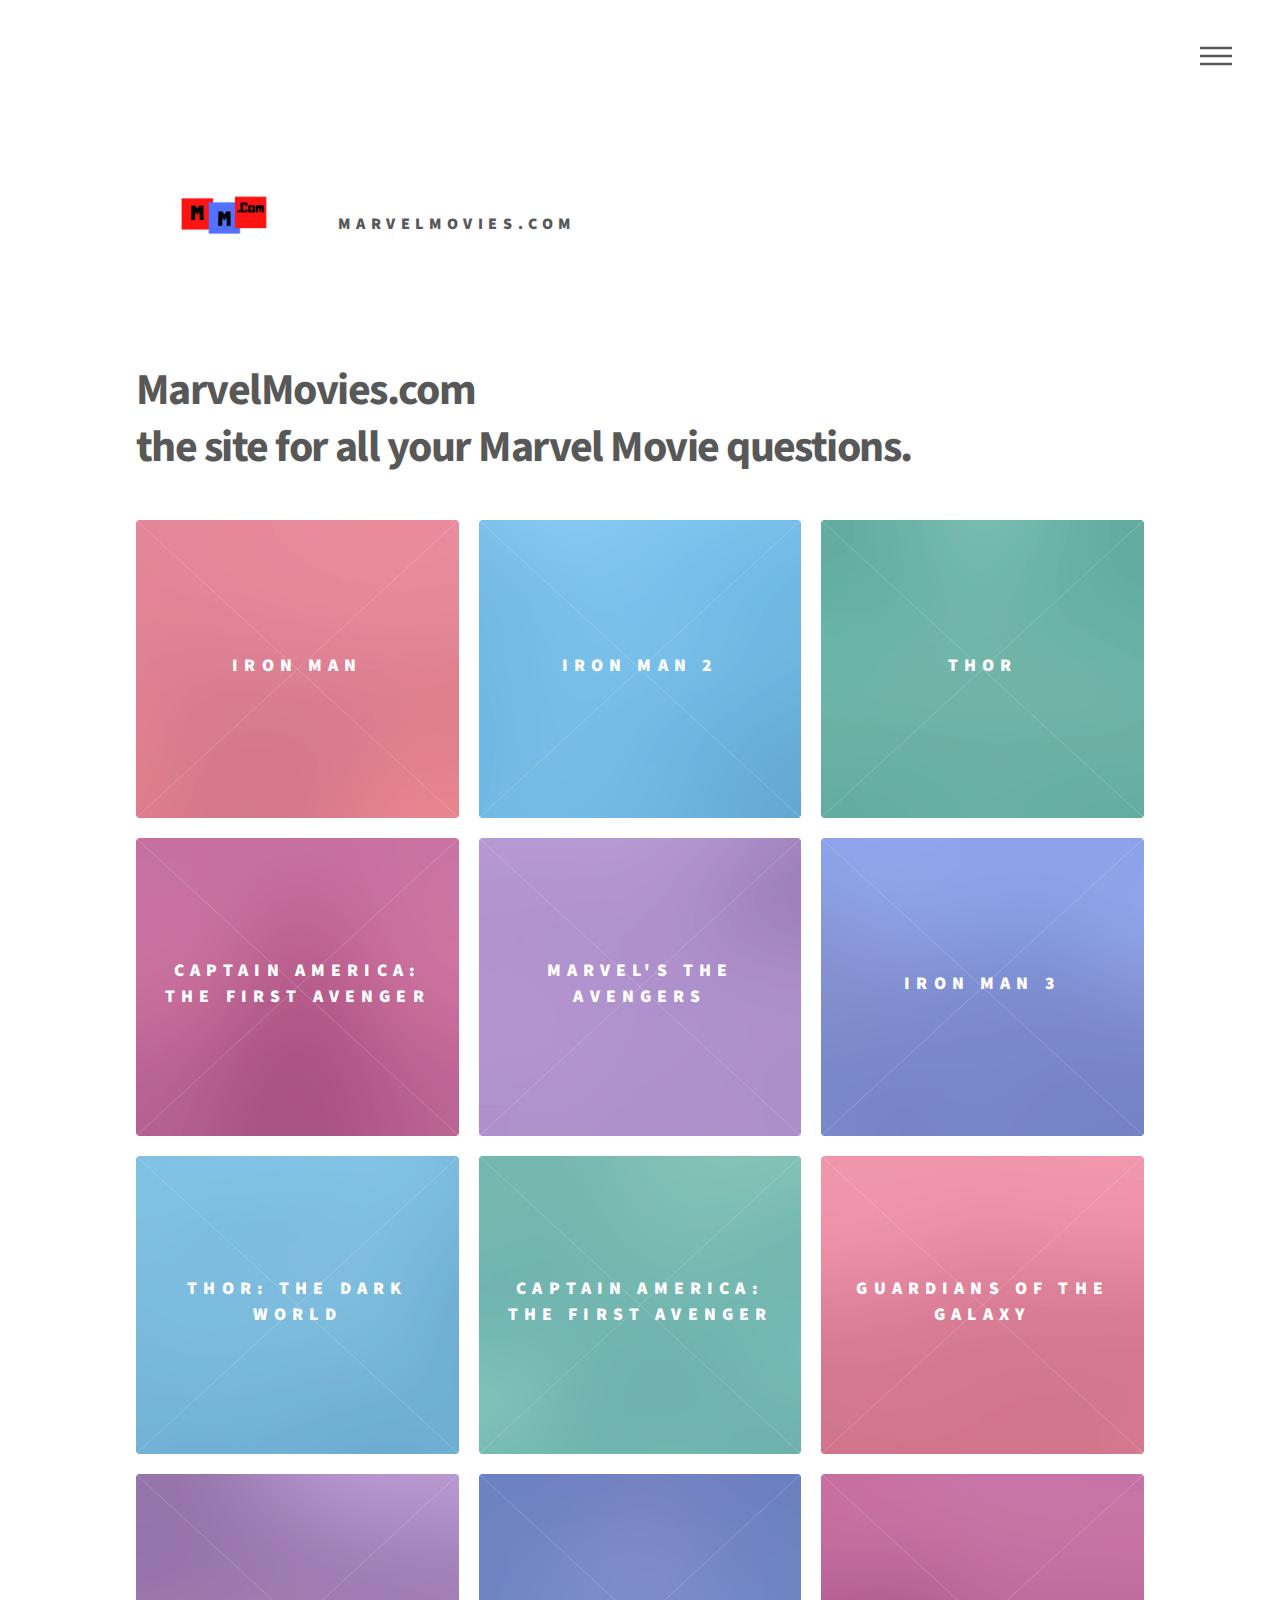
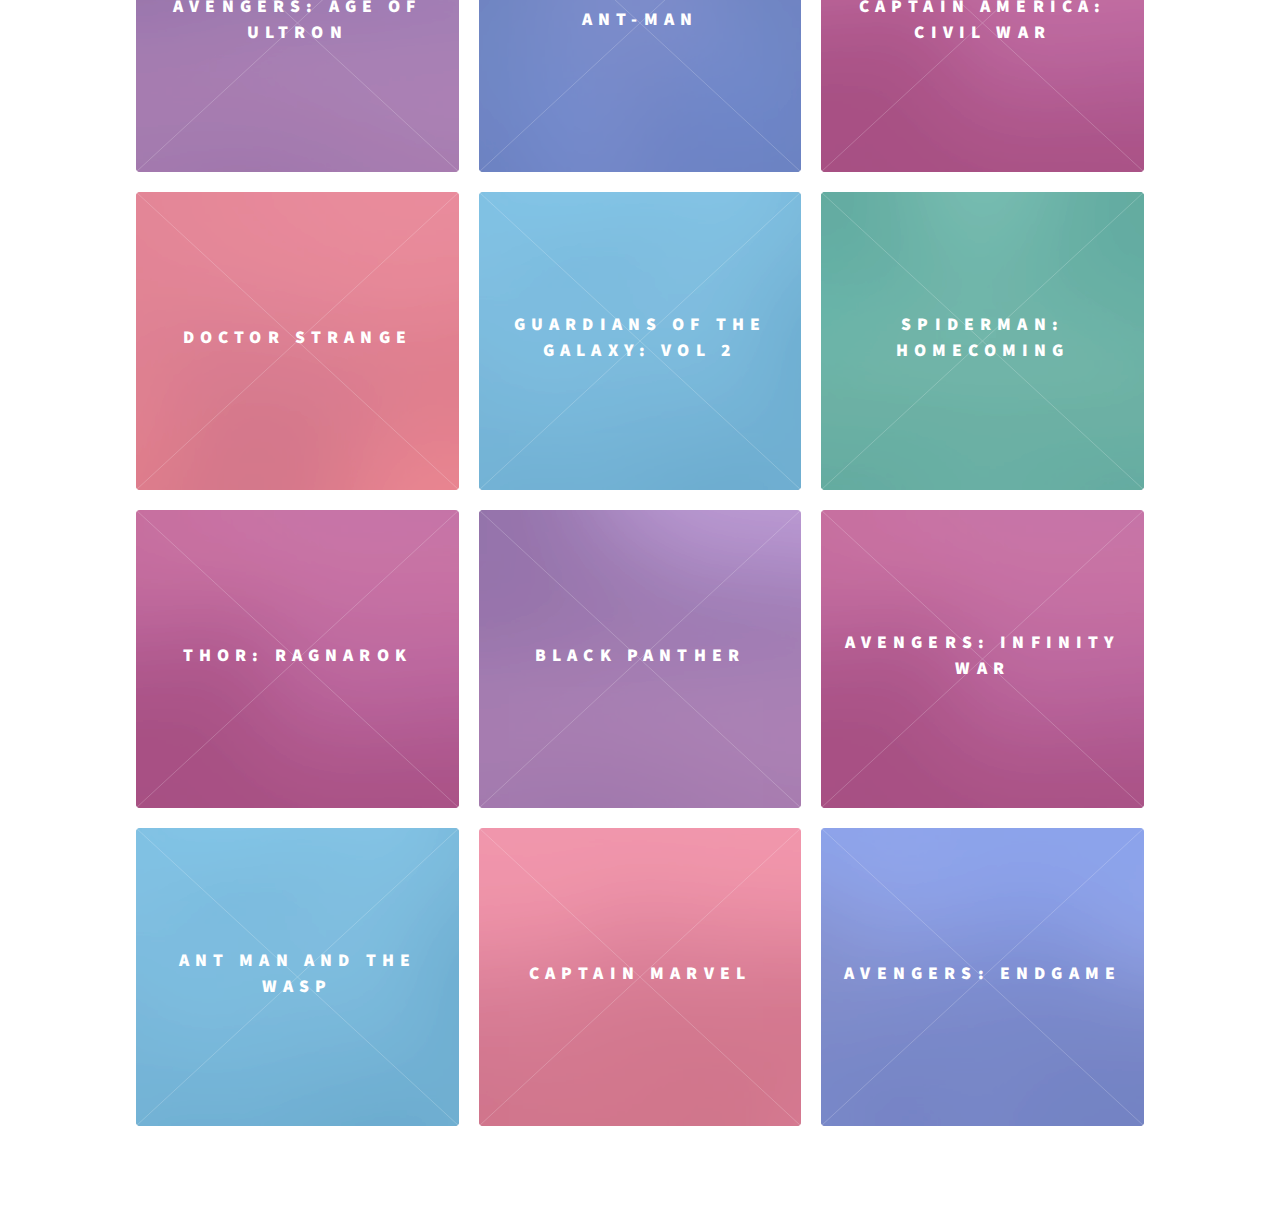
<file: marvel/index.html>
<!DOCTYPE HTML>
<!--
	Phantom by HTML5 UP
	html5up.net | @ajlkn
	Free for personal and commercial use under the CCA 3.0 license (html5up.net/license)
-->
<html>
	<head>
		<title>Phantom by HTML5 UP</title>
		<meta charset="utf-8" />
		<meta name="viewport" content="width=device-width, initial-scale=1" />
		<!--[if lte IE 8]><script src="assets/js/ie/html5shiv.js"></script><![endif]-->
		<link rel="stylesheet" href="assets/css/main.css" />
		<!--[if lte IE 9]><link rel="stylesheet" href="assets/css/ie9.css" /><![endif]-->
		<!--[if lte IE 8]><link rel="stylesheet" href="assets/css/ie8.css" /><![endif]-->
	</head>
	<body>
		<!-- Wrapper -->
			<div id="wrapper">

				<!-- Header -->
					<header id="header">
						<div class="inner">

							<!-- Logo -->
								<a href="index.html" class="logo">
									<span class="symbol"><img src="images/logotest.png" alt="" width = "4200" height = "420"/></span><span class="title">MarvelMovies.com</span>
								</a>

							<!-- Nav -->
								<nav>
									<ul>
										<li><a href="#menu">Menu</a></li>
									</ul>
								</nav>

						</div>
					</header>

				<!-- Menu -->
					<nav id="menu">
						<h2>Menu</h2>
						<ul>
							<li><a href="index.html">Home</a></li>
							<li><a href="generic.html">Marvel Timeline</a></li>
							<li><a href="elements.html">Movie Ratings</a></li>
						</ul>
					</nav>

				<!-- Main -->
					<div id="main">
						<div class="inner">
							<header>
								<h1>MarvelMovies.com<br />
								the site for all your Marvel Movie questions</a>.</h1>
							</header>
							<section class="tiles">
								<article class="style1">
									<span class="image">
										<img src="images/pic01.jpg" alt="" />
									</span>
									<a href="generic.html">
										<h2>Iron Man</h2>
										<div class="content">
											<ul>
												<li> The first movie in the Marvel Cinematic Universe, 2008 </li>
												<li> Focuses on the introduction of Iron Man and his alter ego, Tony Stark </li>
												<li> Runtime: 2 hours, 6 minutes </li>
												<li> Box Office: 585.2 Million Dollars (Box Office Mojo) </li>
											<ul>
										</div>
									</a>
								</article>
								<article class="style2">
									<span class="image">
										<img src="images/pic02.jpg" alt="" />
									</span>
									<a href="generic.html">
										<h2>Iron Man 2</h2>
										<div class="content">
											<ul>
												<li> The second movie of the Iron Man series, 2010 </li>
												<li> Focuses on the backstory of Tony's family and the struggle with his new suit </li>
												<li> Runtime: 2 hours, 5 minutes </li>
												<li> Box Office: 623.9 Million Dollars (Box Office Mojo) </li>
											<ul>
										</div>
									</a>
								</article>
								<article class="style3">
									<span class="image">
										<img src="images/pic03.jpg" alt="" />
									</span>
									<a href="generic.html">
										<h2>Thor</h2>
										<div class="content">
											<ul>
												<li> The first movie introducing the Norse God Thor, 2011 </li>
												<li> Focuses on Thor's journey to prove he his worthy king of Asgard, his homeland </li>
												<li> Runtime: 1 hour, 54 minutes </li>
												<li> Box Office: 449.3 Million Dollars (Box Office Mojo) </li>
											<ul>
										</div>
									</a>
								</article>
								<article class="style4">
									<span class="image">
										<img src="images/pic04.jpg" alt="" />
									</span>
									<a href="generic.html">
										<h2>Captain America: The First Avenger</h2>
										<div class="content">
											<ul>
												<li> The first movie introducing Captain America, 2011 </li>
												<li> Focuses on Cap's journey from an aspiring soldier to "unfit to serve" to an iconic American hero </li>
												<li> Runtime: 2 hours, 4 minutes </li>
												<li> Box Office: 370.6 Million Dollars (Box Office Mojo) </li>
											<ul>
										</div>
									</a>
								</article>
								<article class="style5">
									<span class="image">
										<img src="images/pic05.jpg" alt="" />
									</span>
									<a href="generic.html">
										<h2>Marvel's The Avengers</h2>
										<div class="content">
											<ul>
												<li> One of Marvel's biggest hits to date, showing how the superheroes work together, 2012 </li>
												<li> Focuses on saving the Earth from destruction as the so-called "Avengers" function as a team </li>
												<li> Runtime: 2 hours, 23 minutes </li>
												<li> Box Office: 1.519 Billion Dollars (Box Office Mojo) </li>
											<ul>
										</div>
									</a>
								</article>
								<article class="style6">
									<span class="image">
										<img src="images/pic06.jpg" alt="" />
									</span>
									<a href="generic.html">
										<h2>Iron Man 3</h2>
										<div class="content">
											<ul>
												<li> The last installment in the Iron Man series, 2013 </li>
												<li> Focuses on Iron Man beating his final enemy and saving everything he loves </li>
												<li> Runtime: 2 hours, 11 minutes </li>
												<li> Box Office: 1.215 Billion Dollars (Box Office Mojo) </li>
											<ul>
										</div>
									</a>
								</article>
								<article class="style2">
									<span class="image">
										<img src="images/pic07.jpg" alt="" />
									</span>
									<a href="generic.html">
										<h2>Thor: The Dark World</h2>
										<div class="content">
											<ul>
												<li> The second installment in the Thor series, 2013 </li>
												<li> Focuses on Thor defeating "Dark Elves" to save the universe from falling into darkness  </li>
												<li> Runtime: 1 hour, 54 minutes </li>
												<li> Box Office: 644.6 Million Dollars (Box Office Mojo) </li>
											<ul>
										</div>
									</a>
								</article>
								<article class="style3">
									<span class="image">
										<img src="images/pic08.jpg" alt="" />
									</span>
									<a href="generic.html">
										<h2>Captain America: The First Avenger</h2>
										<div class="content">
											<ul>
												<li> The second installment in the Captain America series, 2014</li>
												<li> Focuses on Captain America thwarting the plans of the terrorist Nazi originzation, HYDRA.  </li>
												<li> Runtime: 2 hour, 16 minutes </li>
												<li> Box Office: 714.3 Million Dollars (Box Office Mojo) </li>
											<ul>
										</div>
									</a>
								</article>
								<article class="style1">
									<span class="image">
										<img src="images/pic09.jpg" alt="" />
									</span>
									<a href="generic.html">
										<h2>Guardians of the Galaxy</h2>
										<div class="content">
											<ul>
												<li> The first installment in the Guardians of the Galaxy Series, 2014</li>
												<li> Focuses on Peter Quill, a space adventurer, uniting a team to obtain a magical orb. </li>
												<li> Runtime: 2 hours, 2 minutes </li>
												<li> Box Office: 773.3 Million Dollars (Box Office Mojo) </li>
											<ul>
										</div>
									</a>
								</article>
								<article class="style5">
									<span class="image">
										<img src="images/pic10.jpg" alt="" />
									</span>
									<a href="generic.html">
										<h2>Avengers: Age of Ultron</h2>
										<div class="content">
											<ul>
												<li> The second installment in the Avengers series, 2015 </li>
												<li> After Tony Stark creates a haywire peace-keeping robot, the Avengers rejoin to prevent the Earth from destruction, again.   </li>
												<li> Runtime: 2 hours, 21 minutes </li>
												<li> Box Office: 1.405 Billion Dollars (Box Office Mojo) </li>
											<ul>
										</div>
									</a>
								</article>
								<article class="style6">
									<span class="image">
										<img src="images/pic11.jpg" alt="" />
									</span>
									<a href="generic.html">
										<h2>Ant-Man</h2>
										<div class="content">
											<ul>
												<li> The first installment in the Ant Man series, 2016 </li>
												<li> Scott Lang, a convict, robs a safe and finds the Ant Man suit. He uses it to fight an angry buisnessman. </li>
												<li> Runtime: 1 hours, 57 minutes </li>
												<li> Box Office: 519.3 Million Dollars (Box Office Mojo) </li>
											<ul>
										</div>
									</a>
								</article>
								<article class="style4">
									<span class="image">
										<img src="images/pic12.jpg" alt="" />
									</span>
									<a href="generic.html">
										<h2>Captain America: Civil War</h2>
										<div class="content">
											<ul>
												<li> The last installment in the Captain America series, 2016 </li>
												<li> After the events of Ultron, a group of Avengers led by Cap refuse to give control of their powers to the government, sparking conflict. </li>
												<li> Runtime: 2 hours, 27 minutes </li>
												<li> Box Office: 1.154 Billion Dollars (Box Office Mojo) </li>
											<ul>
										</div>
									</a>
								</article>
								<article class="style1">
									<span class="image">
										<img src="images/pic01.jpg" alt="" />
									</span>
									<a href="generic.html">
										<h2>Doctor Strange</h2>
										<div class="content">
											<ul>
												<li> The first installment of the Doctor Strange series, 2016 </li>
												<li>After Stephen Strange loses his hands in a car accident, he is introduced to the ways of Mystic Arts. </li>
												<li> Runtime: 1 hour, 54 minutes </li>
												<li> Box Office: 677.7 Million Dollars (Box Office Mojo) </li>
											<ul>
										</div>
									</a>
								</article>
								<article class="style2">
									<span class="image">
										<img src="images/pic07.jpg" alt="" />
									</span>
									<a href="generic.html">
										<h2>Guardians of the Galaxy: Vol 2</h2>
										<div class="content">
											<ul>
												<li> The second installment in the Guardians series, 2017 </li>
												<li> After Rocket steals some batteries, the Guardians are targeted by an evil alien race, the Soveriegn. During their escape, Peter learns about his heritage. </li>
												<li> Runtime: 2 hours, 17 minutes </li>
												<li> Box Office: 863.8 Million Dollars (Box Office Mojo) </li>
											<ul>
										</div>
									</a>
								</article>
								<article class="style3">
									<span class="image">
										<img src="images/pic03.jpg" alt="" />
									</span>
									<a href="generic.html">
										<h2>Spiderman: Homecoming</h2>
										<div class="content">
											<ul>
												<li> The first installment in the Spiderman: Homecoming series, 2017 </li>
												<li> The first movie starring Peter Parker, a teenager living in Queens </li>
												<li> Runtime: 2 hours, 13 minutes </li>
												<li> Box Office: 880.2 Million Dollars (Box Office Mojo) </li>
											<ul>
										</div>
									</a>
								</article>
								<article class="style4">
									<span class="image">
										<img src="images/pic12.jpg" alt="" />
									</span>
									<a href="generic.html">
										<h2>Thor: Ragnarok</h2>
										<div class="content">
											<ul>
												<li> The last installment in the Thor series, 2017 </li>
												<li> Focuses on Thor (and Loki!) trying to prevent their sister Hela from destroying Asgard. </li>
												<li> Runtime: 2 hours, 10 minutes </li>
												<li> Box Office: 854 Million Dollars (Box Office Mojo) </li>
											<ul>
										</div>
									</a>
								</article>
								<article class="style5">
									<span class="image">
										<img src="images/pic10.jpg" alt="" />
									</span>
									<a href="generic.html">
										<h2>Black Panther</h2>
										<div class="content">
											<ul>
												<li> The first installment in the Black Panther series </li>
												<li> After his father dies in Cap: Civil War, King T'Challa, the Black Panther, faces a formidable enemy looking to misuse Vibranium. </li>
												<li> Runtime: 2 hours, 14 minutes </li>
												<li> Box Office: 1.344 Billion Dollars (Box Office Mojo) </li>
											<ul>
										</div>
									</a>
								</article>
								<article class="style4">
									<span class="image">
										<img src="images/pic12.jpg" alt="" />
									</span>
									<a href="generic.html">
										<h2>Avengers: Infinity War</h2>
										<div class="content">
											<ul>
												<li> The third installment in the Avengers series </li>
												<li> The Avengers must prevent the mad Titan Thanos from using the Infinity Stones to wipe out half of all life.  </li>
												<li> Runtime: 2 hours, 29 minutes </li>
												<li> Box Office: 2.048 Billion Dollars (Box Office Mojo) </li>
											<ul>
										</div>
									</a>
								</article>
								<article class="style2">
									<span class="image">
										<img src="images/pic07.jpg" alt="" />
									</span>
									<a href="generic.html">
										<h2>Ant Man and the Wasp</h2>
										<div class="content">
											<ul>
												<li> The second installment in the Ant Man series </li>
												<li> Scott Lang's house arrest from post-Civil War is almost over. Hope and Hank think they can rescue Janet. </li>
												<li> Runtime: 1 hour, 58 minutes </li>
												<li> Box Office: 622.7 Million Dollars (Box Office Mojo) </li>
											<ul>
										</div>
									</a>
								</article>
								<article class="style1">
									<span class="image">
										<img src="images/pic09.jpg" alt="" />
									</span>
									<a href="generic.html">
											<h2>Captain Marvel</h2>
											<div class="content">
												<ul>
													<li> The first installment in the Captain Marvel series, introducing Carol Danvers </li>
												<ul>
												<h1> In Theaters NOW </h1>
										</div>
									</a>
								</article>
								<article class="style6">
									<span class="image">
										<img src="images/pic06.jpg" alt="" />
									</span>
									<a href="generic.html">
										<h2>Avengers: Endgame</h2>
										<div class="content">
											<ul>
												<li> After Thanos wipes out half the universe (SPOILER ALERT!), the Avengers must do all they can to undo the snap </\\li>
											<ul>
												<h1> In Theaters April 26th </h1>
										</div>
									</a>
								</article>
							</section>
						</div>
					</div>

				<!-- Footer
					<footer id="footer">
						<div class="inner">
								<h2> More Links: </h2>
							</br>
								<ul>
									<li> <a href = 'https://www.marvel.com/' target = '_blank'> Marvel.com </a> </li>
									<li> <a href = 'https://www.marvel.com/movies/avengers-endgame' target = '_blank'> Avengers: Endgame </a> </li>
						</div>
					</footer>

			</div>

		<!-- Scripts -->
			<script src="assets/js/jquery.min.js"></script>
			<script src="assets/js/skel.min.js"></script>
			<script src="assets/js/util.js"></script>
			<!--[if lte IE 8]><script src="assets/js/ie/respond.min.js"></script><![endif]-->
			<script src="assets/js/main.js"></script>

	</body>
</html>
</file>
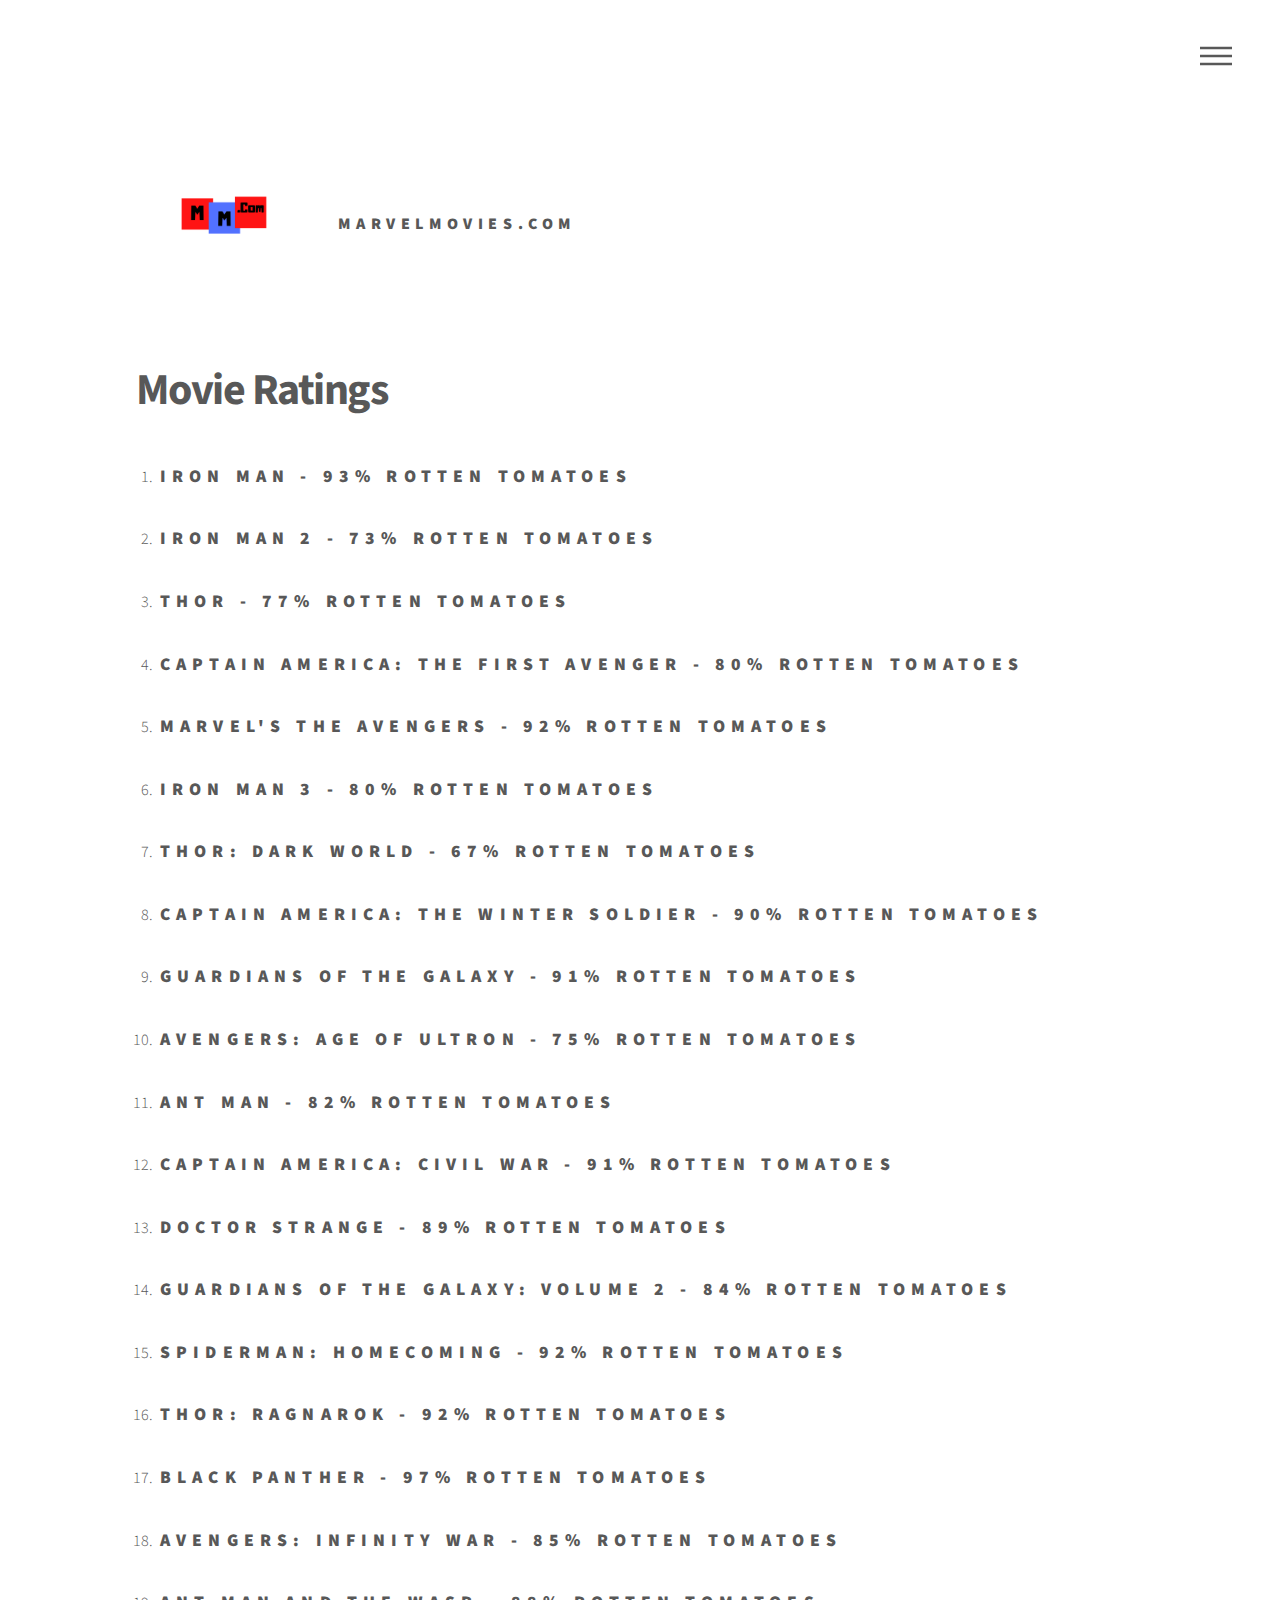
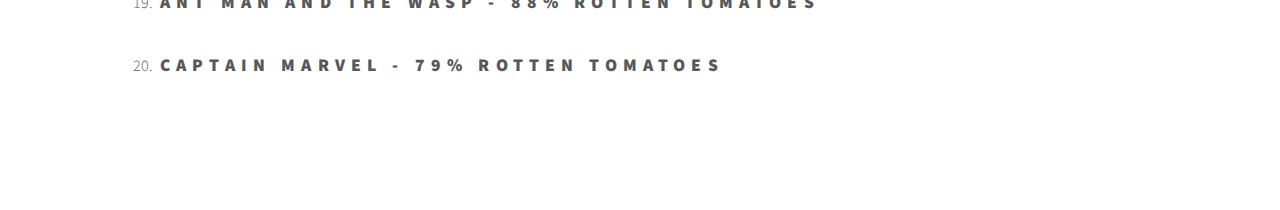
<file: marvel/elements.html>
<!DOCTYPE HTML>
<!--
	Phantom by HTML5 UP
	html5up.net | @ajlkn
	Free for personal and commercial use under the CCA 3.0 license (html5up.net/license)
-->
<html>
	<head>
		<title>Elements - Phantom by HTML5 UP</title>
		<meta charset="utf-8" />
		<meta name="viewport" content="width=device-width, initial-scale=1" />
		<!--[if lte IE 8]><script src="assets/js/ie/html5shiv.js"></script><![endif]-->
		<link rel="stylesheet" href="assets/css/main.css" />
		<!--[if lte IE 9]><link rel="stylesheet" href="assets/css/ie9.css" /><![endif]-->
		<!--[if lte IE 8]><link rel="stylesheet" href="assets/css/ie8.css" /><![endif]-->
	</head>
	<body>
		<!-- Wrapper -->
			<div id="wrapper">

				<!-- Header -->
					<header id="header">
						<div class="inner">

							<!-- Logo -->
								<a href="index.html" class="logo">
									<span class="symbol"><img src="images/logotest.png" alt="" /></span><span class="title">MarvelMovies.com</span>
								</a>

							<!-- Nav -->
								<nav>
									<ul>
										<li><a href="#menu">Menu</a></li>
									</ul>
								</nav>

						</div>
					</header>

				<!-- Menu -->
				<nav id="menu">
					<h2>Menu</h2>
					<ul>
						<li><a href="index.html">Home</a></li>
						<li><a href="generic.html">Marvel Timeline</a></li>
						<li><a href="elements.html">Movie Ratings</a></li>
					</ul>
				</nav>

				<!-- Main -->
					<div id="main">
						<div class="inner">
							<h1>Movie Ratings</h1>

							<!-- Text -->
								<section>
									<ol>
									 <li><h2>Iron Man - 93% Rotten Tomatoes</h2></li>
									 <li><h2>Iron Man 2 - 73% Rotten Tomatoes</h2></li>
									 <li><h2>Thor - 77% Rotten Tomatoes</h2></li>
									 <li><h2>Captain America: The First Avenger - 80% Rotten Tomatoes</h2></li>
									 <li><h2>Marvel's The Avengers - 92% Rotten Tomatoes</h2></li>
									 <li><h2>Iron Man 3 - 80% Rotten Tomatoes</h2></li>
									 <li><h2>Thor: Dark World - 67% Rotten Tomatoes</h2></li>
									 <li><h2>Captain America: The Winter Soldier - 90% Rotten Tomatoes</h2></li>
									 <li><h2>Guardians of the Galaxy - 91% Rotten Tomatoes</h2></li>
									 <li><h2>Avengers: Age of Ultron - 75% Rotten Tomatoes</h2></li>
									 <li><h2>Ant Man - 82% Rotten Tomatoes</h2></li>
									 <li><h2>Captain America: Civil War - 91% Rotten Tomatoes</h2></li>
									 <li><h2>Doctor Strange - 89% Rotten Tomatoes</h2></li>
									 <li><h2>Guardians of the Galaxy: Volume 2 - 84% Rotten Tomatoes</h2></li>
									 <li><h2>Spiderman: Homecoming - 92% Rotten Tomatoes</h2></li>
									 <li><h2>Thor: Ragnarok - 92% Rotten Tomatoes</h2></li>
									 <li><h2>Black Panther - 97% Rotten Tomatoes</h2></li>
									 <li><h2>Avengers: Infinity War - 85% Rotten Tomatoes</h2></li>
									 <li><h2>Ant Man and the Wasp - 88% Rotten Tomatoes</h2></li>
									 <li><h2>Captain Marvel - 79% Rotten Tomatoes</h2></li>
								 </ol>
								</section>
			</div>

		<!-- Scripts -->
			<script src="assets/js/jquery.min.js"></script>
			<script src="assets/js/skel.min.js"></script>
			<script src="assets/js/util.js"></script>
			<!--[if lte IE 8]><script src="assets/js/ie/respond.min.js"></script><![endif]-->
			<script src="assets/js/main.js"></script>

	</body>
</html>
</file>
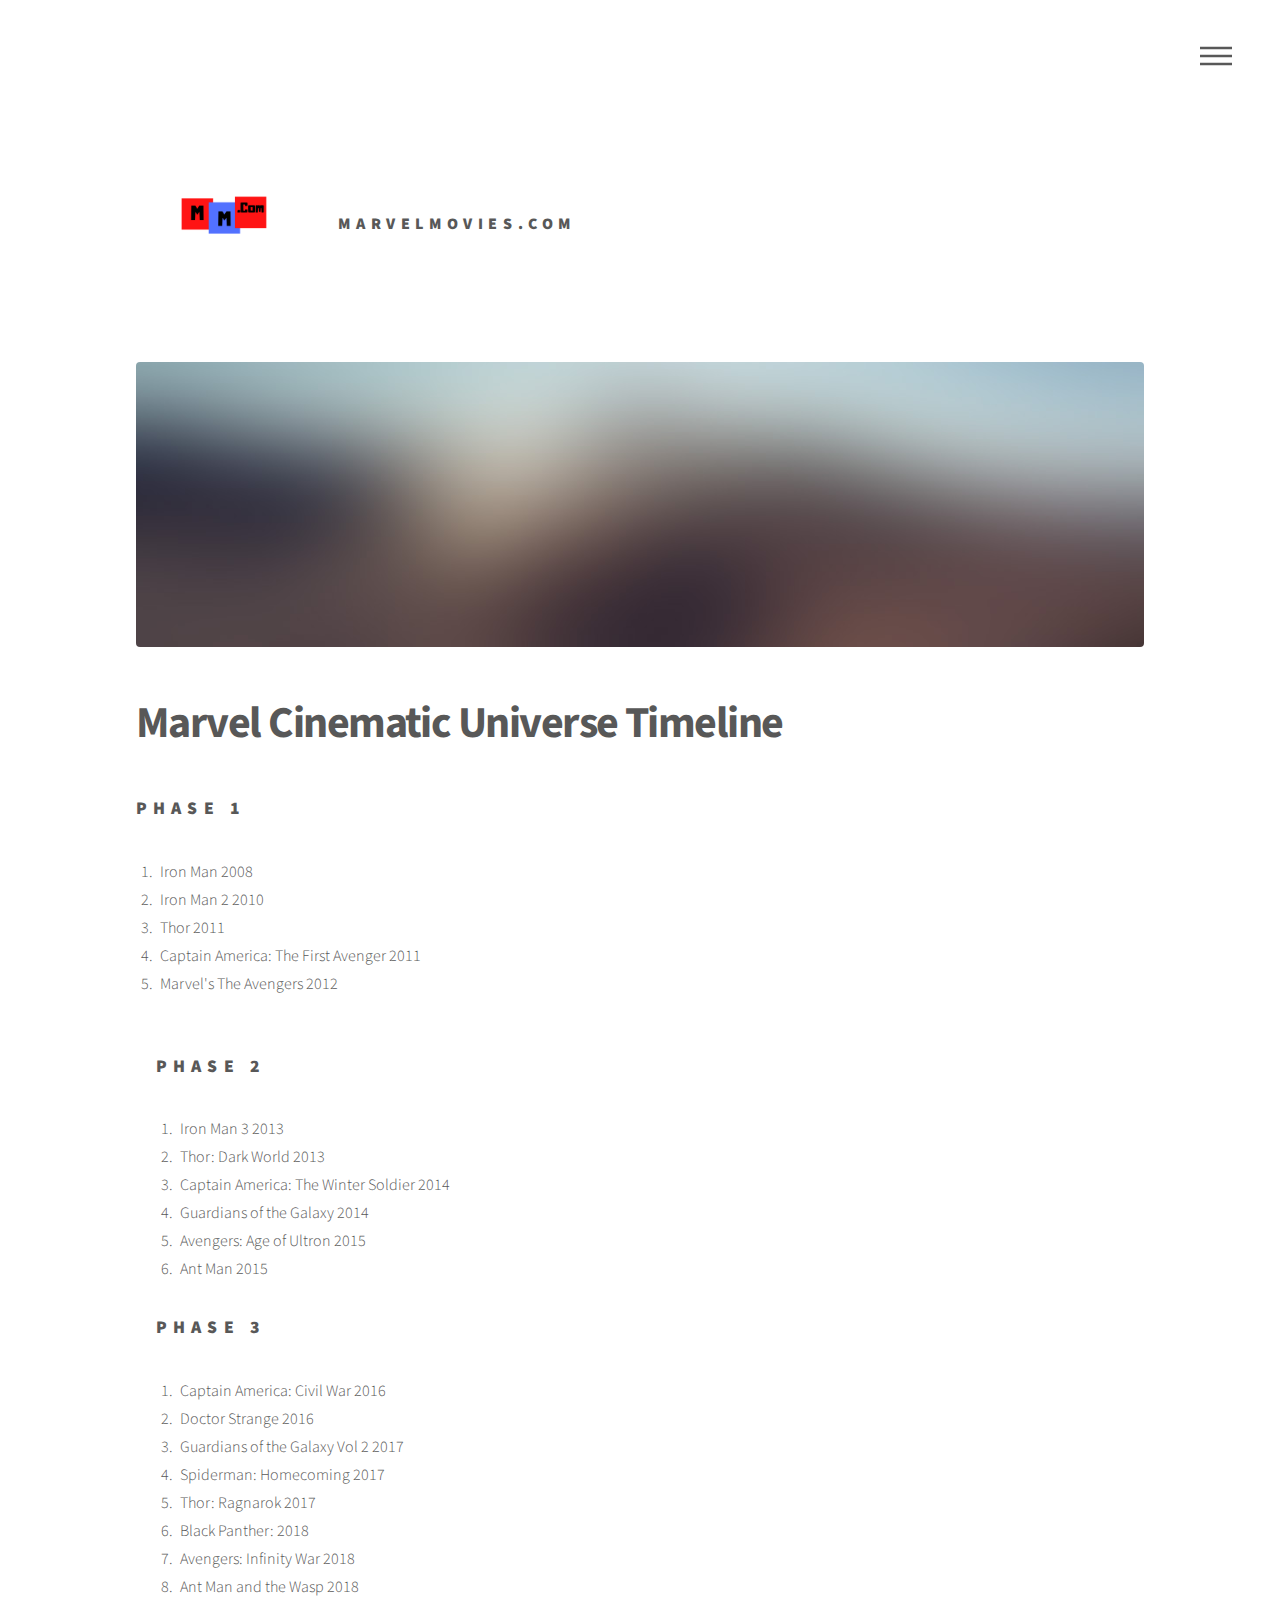
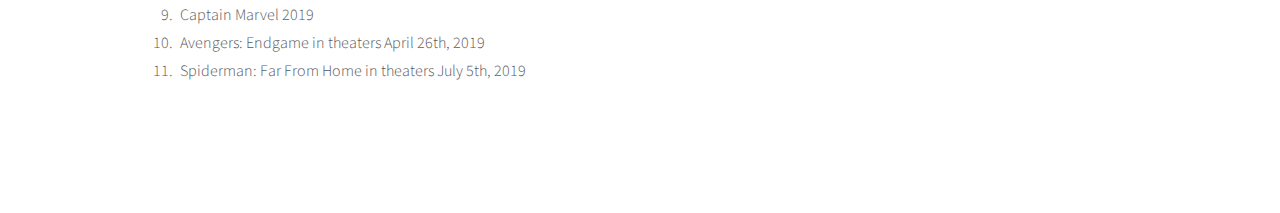
<file: marvel/generic.html>
<!DOCTYPE HTML>
<!--
	Phantom by HTML5 UP
	html5up.net | @ajlkn
	Free for personal and commercial use under the CCA 3.0 license (html5up.net/license)
-->
<html>
	<head>
		<title>Generic - Phantom by HTML5 UP</title>
		<meta charset="utf-8" />
		<meta name="viewport" content="width=device-width, initial-scale=1" />
		<!--[if lte IE 8]><script src="assets/js/ie/html5shiv.js"></script><![endif]-->
		<link rel="stylesheet" href="assets/css/main.css" />
		<!--[if lte IE 9]><link rel="stylesheet" href="assets/css/ie9.css" /><![endif]-->
		<!--[if lte IE 8]><link rel="stylesheet" href="assets/css/ie8.css" /><![endif]-->
	</head>
	<body>
		<!-- Wrapper -->
			<div id="wrapper">

				<!-- Header -->
					<header id="header">
						<div class="inner">

							<!-- Logo -->
								<a href="index.html" class="logo">
									<span class="symbol"><img src="images/logotest.png" alt="" /></span><span class="title">MarvelMovies.com</span>
								</a>

							<!-- Nav -->
								<nav>
									<ul>
										<li><a href="#menu">Menu</a></li>
									</ul>
								</nav>

						</div>
					</header>

				<!-- Menu -->
				<nav id="menu">
					<h2>Menu</h2>
					<ul>
						<li><a href="index.html">Home</a></li>
						<li><a href="generic.html">Marvel Timeline</a></li>
						<li><a href="elements.html">Movie Ratings</a></li>
					</ul>
				</nav>

				<!-- Main -->
					<div id="main">
						<div class="inner">
							<span class="image main"><img src="images/pic13.jpg" alt="" /></span>
									<h1>Marvel Cinematic Universe Timeline</h1>
										<h2> Phase 1 </h2>
											<ol>
												<li> Iron Man 2008 </li>
												<li> Iron Man 2 2010 </li>
												<li> Thor 2011 </li>
												<li> Captain America: The First Avenger 2011 </li>
												<li> Marvel's The Avengers 2012 </li>
												<br/>
												<br/>
										<h2> Phase 2 </h2>
											<ol>
												<li> Iron Man 3 2013 </li>
												<li> Thor: Dark World 2013 </li>
												<li> Captain America: The Winter Soldier 2014 </li>
												<li> Guardians of the Galaxy 2014 </li>
												<li> Avengers: Age of Ultron 2015 </li>
												<li> Ant Man 2015 </li>
											</ol>
										<h2> Phase 3 </h2>
											<ol>
												<li> Captain America: Civil War 2016 </li>
												<li> Doctor Strange 2016 </li>
												<li> Guardians of the Galaxy Vol 2 2017 </li>
												<li> Spiderman: Homecoming 2017 </li>
												<li> Thor: Ragnarok 2017 </li>
												<li> Black Panther: 2018</li>
												<li> Avengers: Infinity War 2018 </li>
												<li> Ant Man and the Wasp 2018 </li>
												<li> Captain Marvel 2019 </li>
												<li> Avengers: Endgame in theaters April 26th, 2019 </li>
												<li> Spiderman: Far From Home in theaters July 5th, 2019  </li>
					</div>
			</div>

		<!-- Scripts -->
			<script src="assets/js/jquery.min.js"></script>
			<script src="assets/js/skel.min.js"></script>
			<script src="assets/js/util.js"></script>
			<!--[if lte IE 8]><script src="assets/js/ie/respond.min.js"></script><![endif]-->
			<script src="assets/js/main.js"></script>

	</body>
</html>
</file>
<file: marvel/assets/css/ie9.css>
/*
	Phantom by HTML5 UP
	html5up.net | @ajlkn
	Free for personal and commercial use under the CCA 3.0 license (html5up.net/license)
*/

/* Tiles */

	.tiles:after {
		content: '';
		display: block;
		clear: both;
	}

	.tiles article {
		float: left;
	}

		.tiles article > a {
			padding-top: 50%;
			margin-top: -1.75em;
		}

		body:not(.is-touch) .tiles article:hover > .image {
			-moz-transform: none;
			-webkit-transform: none;
			-ms-transform: none;
			transform: none;
		}

/* Footer */

	#footer > .inner section {
		float: left;
	}

	#footer > .inner .copyright {
		clear: both;
		padding-top: 4em;
	}
</file>
<file: marvel/assets/css/ie8.css>
/*
	Phantom by HTML5 UP
	html5up.net | @ajlkn
	Free for personal and commercial use under the CCA 3.0 license (html5up.net/license)
*/

/* Form */

	form .field {
		float: none !important;
		width: 100% !important;
		padding-left: 0 !important;
	}

/* Button */

	input[type="submit"],
	input[type="reset"],
	input[type="button"],
	button,
	.button {
		border: solid 2px #585858 !important;
	}

		input[type="submit"]:hover,
		input[type="reset"]:hover,
		input[type="button"]:hover,
		button:hover,
		.button:hover {
			border-color: #f2849e !important;
		}

		input[type="submit"].special,
		input[type="reset"].special,
		input[type="button"].special,
		button.special,
		.button.special {
			border: none !important;
		}

/* Tiles */

	.tiles article > .image:before, .tiles article > .image:after {
		display: none;
	}

/* Header */

	#header .logo .symbol {
		display: none;
	}

	#header nav ul li a[href="#menu"] {
		text-indent: 0;
		width: auto;
		font-size: 0.8em;
	}

		#header nav ul li a[href="#menu"]:before, #header nav ul li a[href="#menu"]:after {
			display: none;
		}

/* Footer */

	#footer > .inner section {
		width: 50%;
		margin-left: 3em;
	}

		#footer > .inner section:first-child {
			margin-left: 0;
			width: 40%;
		}
</file>
<file: marvel/assets/css/main.css>
@import url(font-awesome.min.css);
@import url("https://fonts.googleapis.com/css?family=Source+Sans+Pro:300,700,900");

/*
	Phantom by HTML5 UP
	html5up.net | @ajlkn
	Free for personal and commercial use under the CCA 3.0 license (html5up.net/license)
*/

/* Reset */

	html, body, div, span, applet, object, iframe, h1, h2, h3, h4, h5, h6, p, blockquote, pre, a, abbr, acronym, address, big, cite, code, del, dfn, em, img, ins, kbd, q, s, samp, small, strike, strong, sub, sup, tt, var, b, u, i, center, dl, dt, dd, ol, ul, li, fieldset, form, label, legend, table, caption, tbody, tfoot, thead, tr, th, td, article, aside, canvas, details, embed, figure, figcaption, footer, header, hgroup, menu, nav, output, ruby, section, summary, time, mark, audio, video {
		margin: 0;
		padding: 0;
		border: 0;
		font-size: 100%;
		font: inherit;
		vertical-align: baseline;
	}

	article, aside, details, figcaption, figure, footer, header, hgroup, menu, nav, section {
		display: block;
	}

	body {
		line-height: 1;
	}

	ol, ul {
		list-style: none;
	}

	blockquote, q {
		quotes: none;
	}

	blockquote:before, blockquote:after, q:before, q:after {
		content: '';
		content: none;
	}

	table {
		border-collapse: collapse;
		border-spacing: 0;
	}

	body {
		-webkit-text-size-adjust: none;
	}

/* Box Model */

	*, *:before, *:after {
		-moz-box-sizing: border-box;
		-webkit-box-sizing: border-box;
		box-sizing: border-box;
	}

/* Grid */

	.row {
		border-bottom: solid 1px transparent;
		-moz-box-sizing: border-box;
		-webkit-box-sizing: border-box;
		box-sizing: border-box;
	}

	.row > * {
		float: left;
		-moz-box-sizing: border-box;
		-webkit-box-sizing: border-box;
		box-sizing: border-box;
	}

	.row:after, .row:before {
		content: '';
		display: block;
		clear: both;
		height: 0;
	}

	.row.uniform > * > :first-child {
		margin-top: 0;
	}

	.row.uniform > * > :last-child {
		margin-bottom: 0;
	}

	.row.\30 \25 > * {
		padding: 0 0 0 0em;
	}

	.row.\30 \25 {
		margin: 0 0 -1px 0em;
	}

	.row.uniform.\30 \25 > * {
		padding: 0em 0 0 0em;
	}

	.row.uniform.\30 \25 {
		margin: 0em 0 -1px 0em;
	}

	.row > * {
		padding: 0 0 0 2em;
	}

	.row {
		margin: 0 0 -1px -2em;
	}

	.row.uniform > * {
		padding: 2em 0 0 2em;
	}

	.row.uniform {
		margin: -2em 0 -1px -2em;
	}

	.row.\32 00\25 > * {
		padding: 0 0 0 4em;
	}

	.row.\32 00\25 {
		margin: 0 0 -1px -4em;
	}

	.row.uniform.\32 00\25 > * {
		padding: 4em 0 0 4em;
	}

	.row.uniform.\32 00\25 {
		margin: -4em 0 -1px -4em;
	}

	.row.\31 50\25 > * {
		padding: 0 0 0 3em;
	}

	.row.\31 50\25 {
		margin: 0 0 -1px -3em;
	}

	.row.uniform.\31 50\25 > * {
		padding: 3em 0 0 3em;
	}

	.row.uniform.\31 50\25 {
		margin: -3em 0 -1px -3em;
	}

	.row.\35 0\25 > * {
		padding: 0 0 0 1em;
	}

	.row.\35 0\25 {
		margin: 0 0 -1px -1em;
	}

	.row.uniform.\35 0\25 > * {
		padding: 1em 0 0 1em;
	}

	.row.uniform.\35 0\25 {
		margin: -1em 0 -1px -1em;
	}

	.row.\32 5\25 > * {
		padding: 0 0 0 0.5em;
	}

	.row.\32 5\25 {
		margin: 0 0 -1px -0.5em;
	}

	.row.uniform.\32 5\25 > * {
		padding: 0.5em 0 0 0.5em;
	}

	.row.uniform.\32 5\25 {
		margin: -0.5em 0 -1px -0.5em;
	}

	.\31 2u, .\31 2u\24 {
		width: 100%;
		clear: none;
		margin-left: 0;
	}

	.\31 1u, .\31 1u\24 {
		width: 91.6666666667%;
		clear: none;
		margin-left: 0;
	}

	.\31 0u, .\31 0u\24 {
		width: 83.3333333333%;
		clear: none;
		margin-left: 0;
	}

	.\39 u, .\39 u\24 {
		width: 75%;
		clear: none;
		margin-left: 0;
	}

	.\38 u, .\38 u\24 {
		width: 66.6666666667%;
		clear: none;
		margin-left: 0;
	}

	.\37 u, .\37 u\24 {
		width: 58.3333333333%;
		clear: none;
		margin-left: 0;
	}

	.\36 u, .\36 u\24 {
		width: 50%;
		clear: none;
		margin-left: 0;
	}

	.\35 u, .\35 u\24 {
		width: 41.6666666667%;
		clear: none;
		margin-left: 0;
	}

	.\34 u, .\34 u\24 {
		width: 33.3333333333%;
		clear: none;
		margin-left: 0;
	}

	.\33 u, .\33 u\24 {
		width: 25%;
		clear: none;
		margin-left: 0;
	}

	.\32 u, .\32 u\24 {
		width: 16.6666666667%;
		clear: none;
		margin-left: 0;
	}

	.\31 u, .\31 u\24 {
		width: 8.3333333333%;
		clear: none;
		margin-left: 0;
	}

	.\31 2u\24 + *,
	.\31 1u\24 + *,
	.\31 0u\24 + *,
	.\39 u\24 + *,
	.\38 u\24 + *,
	.\37 u\24 + *,
	.\36 u\24 + *,
	.\35 u\24 + *,
	.\34 u\24 + *,
	.\33 u\24 + *,
	.\32 u\24 + *,
	.\31 u\24 + * {
		clear: left;
	}

	.\-11u {
		margin-left: 91.66667%;
	}

	.\-10u {
		margin-left: 83.33333%;
	}

	.\-9u {
		margin-left: 75%;
	}

	.\-8u {
		margin-left: 66.66667%;
	}

	.\-7u {
		margin-left: 58.33333%;
	}

	.\-6u {
		margin-left: 50%;
	}

	.\-5u {
		margin-left: 41.66667%;
	}

	.\-4u {
		margin-left: 33.33333%;
	}

	.\-3u {
		margin-left: 25%;
	}

	.\-2u {
		margin-left: 16.66667%;
	}

	.\-1u {
		margin-left: 8.33333%;
	}

	@media screen and (max-width: 1680px) {

		.row > * {
			padding: 0 0 0 2em;
		}

		.row {
			margin: 0 0 -1px -2em;
		}

		.row.uniform > * {
			padding: 2em 0 0 2em;
		}

		.row.uniform {
			margin: -2em 0 -1px -2em;
		}

		.row.\32 00\25 > * {
			padding: 0 0 0 4em;
		}

		.row.\32 00\25 {
			margin: 0 0 -1px -4em;
		}

		.row.uniform.\32 00\25 > * {
			padding: 4em 0 0 4em;
		}

		.row.uniform.\32 00\25 {
			margin: -4em 0 -1px -4em;
		}

		.row.\31 50\25 > * {
			padding: 0 0 0 3em;
		}

		.row.\31 50\25 {
			margin: 0 0 -1px -3em;
		}

		.row.uniform.\31 50\25 > * {
			padding: 3em 0 0 3em;
		}

		.row.uniform.\31 50\25 {
			margin: -3em 0 -1px -3em;
		}

		.row.\35 0\25 > * {
			padding: 0 0 0 1em;
		}

		.row.\35 0\25 {
			margin: 0 0 -1px -1em;
		}

		.row.uniform.\35 0\25 > * {
			padding: 1em 0 0 1em;
		}

		.row.uniform.\35 0\25 {
			margin: -1em 0 -1px -1em;
		}

		.row.\32 5\25 > * {
			padding: 0 0 0 0.5em;
		}

		.row.\32 5\25 {
			margin: 0 0 -1px -0.5em;
		}

		.row.uniform.\32 5\25 > * {
			padding: 0.5em 0 0 0.5em;
		}

		.row.uniform.\32 5\25 {
			margin: -0.5em 0 -1px -0.5em;
		}

		.\31 2u\28xlarge\29, .\31 2u\24\28xlarge\29 {
			width: 100%;
			clear: none;
			margin-left: 0;
		}

		.\31 1u\28xlarge\29, .\31 1u\24\28xlarge\29 {
			width: 91.6666666667%;
			clear: none;
			margin-left: 0;
		}

		.\31 0u\28xlarge\29, .\31 0u\24\28xlarge\29 {
			width: 83.3333333333%;
			clear: none;
			margin-left: 0;
		}

		.\39 u\28xlarge\29, .\39 u\24\28xlarge\29 {
			width: 75%;
			clear: none;
			margin-left: 0;
		}

		.\38 u\28xlarge\29, .\38 u\24\28xlarge\29 {
			width: 66.6666666667%;
			clear: none;
			margin-left: 0;
		}

		.\37 u\28xlarge\29, .\37 u\24\28xlarge\29 {
			width: 58.3333333333%;
			clear: none;
			margin-left: 0;
		}

		.\36 u\28xlarge\29, .\36 u\24\28xlarge\29 {
			width: 50%;
			clear: none;
			margin-left: 0;
		}

		.\35 u\28xlarge\29, .\35 u\24\28xlarge\29 {
			width: 41.6666666667%;
			clear: none;
			margin-left: 0;
		}

		.\34 u\28xlarge\29, .\34 u\24\28xlarge\29 {
			width: 33.3333333333%;
			clear: none;
			margin-left: 0;
		}

		.\33 u\28xlarge\29, .\33 u\24\28xlarge\29 {
			width: 25%;
			clear: none;
			margin-left: 0;
		}

		.\32 u\28xlarge\29, .\32 u\24\28xlarge\29 {
			width: 16.6666666667%;
			clear: none;
			margin-left: 0;
		}

		.\31 u\28xlarge\29, .\31 u\24\28xlarge\29 {
			width: 8.3333333333%;
			clear: none;
			margin-left: 0;
		}

		.\31 2u\24\28xlarge\29 + *,
		.\31 1u\24\28xlarge\29 + *,
		.\31 0u\24\28xlarge\29 + *,
		.\39 u\24\28xlarge\29 + *,
		.\38 u\24\28xlarge\29 + *,
		.\37 u\24\28xlarge\29 + *,
		.\36 u\24\28xlarge\29 + *,
		.\35 u\24\28xlarge\29 + *,
		.\34 u\24\28xlarge\29 + *,
		.\33 u\24\28xlarge\29 + *,
		.\32 u\24\28xlarge\29 + *,
		.\31 u\24\28xlarge\29 + * {
			clear: left;
		}

		.\-11u\28xlarge\29 {
			margin-left: 91.66667%;
		}

		.\-10u\28xlarge\29 {
			margin-left: 83.33333%;
		}

		.\-9u\28xlarge\29 {
			margin-left: 75%;
		}

		.\-8u\28xlarge\29 {
			margin-left: 66.66667%;
		}

		.\-7u\28xlarge\29 {
			margin-left: 58.33333%;
		}

		.\-6u\28xlarge\29 {
			margin-left: 50%;
		}

		.\-5u\28xlarge\29 {
			margin-left: 41.66667%;
		}

		.\-4u\28xlarge\29 {
			margin-left: 33.33333%;
		}

		.\-3u\28xlarge\29 {
			margin-left: 25%;
		}

		.\-2u\28xlarge\29 {
			margin-left: 16.66667%;
		}

		.\-1u\28xlarge\29 {
			margin-left: 8.33333%;
		}

	}

	@media screen and (max-width: 1280px) {

		.row > * {
			padding: 0 0 0 2em;
		}

		.row {
			margin: 0 0 -1px -2em;
		}

		.row.uniform > * {
			padding: 2em 0 0 2em;
		}

		.row.uniform {
			margin: -2em 0 -1px -2em;
		}

		.row.\32 00\25 > * {
			padding: 0 0 0 4em;
		}

		.row.\32 00\25 {
			margin: 0 0 -1px -4em;
		}

		.row.uniform.\32 00\25 > * {
			padding: 4em 0 0 4em;
		}

		.row.uniform.\32 00\25 {
			margin: -4em 0 -1px -4em;
		}

		.row.\31 50\25 > * {
			padding: 0 0 0 3em;
		}

		.row.\31 50\25 {
			margin: 0 0 -1px -3em;
		}

		.row.uniform.\31 50\25 > * {
			padding: 3em 0 0 3em;
		}

		.row.uniform.\31 50\25 {
			margin: -3em 0 -1px -3em;
		}

		.row.\35 0\25 > * {
			padding: 0 0 0 1em;
		}

		.row.\35 0\25 {
			margin: 0 0 -1px -1em;
		}

		.row.uniform.\35 0\25 > * {
			padding: 1em 0 0 1em;
		}

		.row.uniform.\35 0\25 {
			margin: -1em 0 -1px -1em;
		}

		.row.\32 5\25 > * {
			padding: 0 0 0 0.5em;
		}

		.row.\32 5\25 {
			margin: 0 0 -1px -0.5em;
		}

		.row.uniform.\32 5\25 > * {
			padding: 0.5em 0 0 0.5em;
		}

		.row.uniform.\32 5\25 {
			margin: -0.5em 0 -1px -0.5em;
		}

		.\31 2u\28large\29, .\31 2u\24\28large\29 {
			width: 100%;
			clear: none;
			margin-left: 0;
		}

		.\31 1u\28large\29, .\31 1u\24\28large\29 {
			width: 91.6666666667%;
			clear: none;
			margin-left: 0;
		}

		.\31 0u\28large\29, .\31 0u\24\28large\29 {
			width: 83.3333333333%;
			clear: none;
			margin-left: 0;
		}

		.\39 u\28large\29, .\39 u\24\28large\29 {
			width: 75%;
			clear: none;
			margin-left: 0;
		}

		.\38 u\28large\29, .\38 u\24\28large\29 {
			width: 66.6666666667%;
			clear: none;
			margin-left: 0;
		}

		.\37 u\28large\29, .\37 u\24\28large\29 {
			width: 58.3333333333%;
			clear: none;
			margin-left: 0;
		}

		.\36 u\28large\29, .\36 u\24\28large\29 {
			width: 50%;
			clear: none;
			margin-left: 0;
		}

		.\35 u\28large\29, .\35 u\24\28large\29 {
			width: 41.6666666667%;
			clear: none;
			margin-left: 0;
		}

		.\34 u\28large\29, .\34 u\24\28large\29 {
			width: 33.3333333333%;
			clear: none;
			margin-left: 0;
		}

		.\33 u\28large\29, .\33 u\24\28large\29 {
			width: 25%;
			clear: none;
			margin-left: 0;
		}

		.\32 u\28large\29, .\32 u\24\28large\29 {
			width: 16.6666666667%;
			clear: none;
			margin-left: 0;
		}

		.\31 u\28large\29, .\31 u\24\28large\29 {
			width: 8.3333333333%;
			clear: none;
			margin-left: 0;
		}

		.\31 2u\24\28large\29 + *,
		.\31 1u\24\28large\29 + *,
		.\31 0u\24\28large\29 + *,
		.\39 u\24\28large\29 + *,
		.\38 u\24\28large\29 + *,
		.\37 u\24\28large\29 + *,
		.\36 u\24\28large\29 + *,
		.\35 u\24\28large\29 + *,
		.\34 u\24\28large\29 + *,
		.\33 u\24\28large\29 + *,
		.\32 u\24\28large\29 + *,
		.\31 u\24\28large\29 + * {
			clear: left;
		}

		.\-11u\28large\29 {
			margin-left: 91.66667%;
		}

		.\-10u\28large\29 {
			margin-left: 83.33333%;
		}

		.\-9u\28large\29 {
			margin-left: 75%;
		}

		.\-8u\28large\29 {
			margin-left: 66.66667%;
		}

		.\-7u\28large\29 {
			margin-left: 58.33333%;
		}

		.\-6u\28large\29 {
			margin-left: 50%;
		}

		.\-5u\28large\29 {
			margin-left: 41.66667%;
		}

		.\-4u\28large\29 {
			margin-left: 33.33333%;
		}

		.\-3u\28large\29 {
			margin-left: 25%;
		}

		.\-2u\28large\29 {
			margin-left: 16.66667%;
		}

		.\-1u\28large\29 {
			margin-left: 8.33333%;
		}

	}

	@media screen and (max-width: 980px) {

		.row > * {
			padding: 0 0 0 1.5em;
		}

		.row {
			margin: 0 0 -1px -1.5em;
		}

		.row.uniform > * {
			padding: 1.5em 0 0 1.5em;
		}

		.row.uniform {
			margin: -1.5em 0 -1px -1.5em;
		}

		.row.\32 00\25 > * {
			padding: 0 0 0 3em;
		}

		.row.\32 00\25 {
			margin: 0 0 -1px -3em;
		}

		.row.uniform.\32 00\25 > * {
			padding: 3em 0 0 3em;
		}

		.row.uniform.\32 00\25 {
			margin: -3em 0 -1px -3em;
		}

		.row.\31 50\25 > * {
			padding: 0 0 0 2.25em;
		}

		.row.\31 50\25 {
			margin: 0 0 -1px -2.25em;
		}

		.row.uniform.\31 50\25 > * {
			padding: 2.25em 0 0 2.25em;
		}

		.row.uniform.\31 50\25 {
			margin: -2.25em 0 -1px -2.25em;
		}

		.row.\35 0\25 > * {
			padding: 0 0 0 0.75em;
		}

		.row.\35 0\25 {
			margin: 0 0 -1px -0.75em;
		}

		.row.uniform.\35 0\25 > * {
			padding: 0.75em 0 0 0.75em;
		}

		.row.uniform.\35 0\25 {
			margin: -0.75em 0 -1px -0.75em;
		}

		.row.\32 5\25 > * {
			padding: 0 0 0 0.375em;
		}

		.row.\32 5\25 {
			margin: 0 0 -1px -0.375em;
		}

		.row.uniform.\32 5\25 > * {
			padding: 0.375em 0 0 0.375em;
		}

		.row.uniform.\32 5\25 {
			margin: -0.375em 0 -1px -0.375em;
		}

		.\31 2u\28medium\29, .\31 2u\24\28medium\29 {
			width: 100%;
			clear: none;
			margin-left: 0;
		}

		.\31 1u\28medium\29, .\31 1u\24\28medium\29 {
			width: 91.6666666667%;
			clear: none;
			margin-left: 0;
		}

		.\31 0u\28medium\29, .\31 0u\24\28medium\29 {
			width: 83.3333333333%;
			clear: none;
			margin-left: 0;
		}

		.\39 u\28medium\29, .\39 u\24\28medium\29 {
			width: 75%;
			clear: none;
			margin-left: 0;
		}

		.\38 u\28medium\29, .\38 u\24\28medium\29 {
			width: 66.6666666667%;
			clear: none;
			margin-left: 0;
		}

		.\37 u\28medium\29, .\37 u\24\28medium\29 {
			width: 58.3333333333%;
			clear: none;
			margin-left: 0;
		}

		.\36 u\28medium\29, .\36 u\24\28medium\29 {
			width: 50%;
			clear: none;
			margin-left: 0;
		}

		.\35 u\28medium\29, .\35 u\24\28medium\29 {
			width: 41.6666666667%;
			clear: none;
			margin-left: 0;
		}

		.\34 u\28medium\29, .\34 u\24\28medium\29 {
			width: 33.3333333333%;
			clear: none;
			margin-left: 0;
		}

		.\33 u\28medium\29, .\33 u\24\28medium\29 {
			width: 25%;
			clear: none;
			margin-left: 0;
		}

		.\32 u\28medium\29, .\32 u\24\28medium\29 {
			width: 16.6666666667%;
			clear: none;
			margin-left: 0;
		}

		.\31 u\28medium\29, .\31 u\24\28medium\29 {
			width: 8.3333333333%;
			clear: none;
			margin-left: 0;
		}

		.\31 2u\24\28medium\29 + *,
		.\31 1u\24\28medium\29 + *,
		.\31 0u\24\28medium\29 + *,
		.\39 u\24\28medium\29 + *,
		.\38 u\24\28medium\29 + *,
		.\37 u\24\28medium\29 + *,
		.\36 u\24\28medium\29 + *,
		.\35 u\24\28medium\29 + *,
		.\34 u\24\28medium\29 + *,
		.\33 u\24\28medium\29 + *,
		.\32 u\24\28medium\29 + *,
		.\31 u\24\28medium\29 + * {
			clear: left;
		}

		.\-11u\28medium\29 {
			margin-left: 91.66667%;
		}

		.\-10u\28medium\29 {
			margin-left: 83.33333%;
		}

		.\-9u\28medium\29 {
			margin-left: 75%;
		}

		.\-8u\28medium\29 {
			margin-left: 66.66667%;
		}

		.\-7u\28medium\29 {
			margin-left: 58.33333%;
		}

		.\-6u\28medium\29 {
			margin-left: 50%;
		}

		.\-5u\28medium\29 {
			margin-left: 41.66667%;
		}

		.\-4u\28medium\29 {
			margin-left: 33.33333%;
		}

		.\-3u\28medium\29 {
			margin-left: 25%;
		}

		.\-2u\28medium\29 {
			margin-left: 16.66667%;
		}

		.\-1u\28medium\29 {
			margin-left: 8.33333%;
		}

	}

	@media screen and (max-width: 736px) {

		.row > * {
			padding: 0 0 0 1em;
		}

		.row {
			margin: 0 0 -1px -1em;
		}

		.row.uniform > * {
			padding: 1em 0 0 1em;
		}

		.row.uniform {
			margin: -1em 0 -1px -1em;
		}

		.row.\32 00\25 > * {
			padding: 0 0 0 2em;
		}

		.row.\32 00\25 {
			margin: 0 0 -1px -2em;
		}

		.row.uniform.\32 00\25 > * {
			padding: 2em 0 0 2em;
		}

		.row.uniform.\32 00\25 {
			margin: -2em 0 -1px -2em;
		}

		.row.\31 50\25 > * {
			padding: 0 0 0 1.5em;
		}

		.row.\31 50\25 {
			margin: 0 0 -1px -1.5em;
		}

		.row.uniform.\31 50\25 > * {
			padding: 1.5em 0 0 1.5em;
		}

		.row.uniform.\31 50\25 {
			margin: -1.5em 0 -1px -1.5em;
		}

		.row.\35 0\25 > * {
			padding: 0 0 0 0.5em;
		}

		.row.\35 0\25 {
			margin: 0 0 -1px -0.5em;
		}

		.row.uniform.\35 0\25 > * {
			padding: 0.5em 0 0 0.5em;
		}

		.row.uniform.\35 0\25 {
			margin: -0.5em 0 -1px -0.5em;
		}

		.row.\32 5\25 > * {
			padding: 0 0 0 0.25em;
		}

		.row.\32 5\25 {
			margin: 0 0 -1px -0.25em;
		}

		.row.uniform.\32 5\25 > * {
			padding: 0.25em 0 0 0.25em;
		}

		.row.uniform.\32 5\25 {
			margin: -0.25em 0 -1px -0.25em;
		}

		.\31 2u\28small\29, .\31 2u\24\28small\29 {
			width: 100%;
			clear: none;
			margin-left: 0;
		}

		.\31 1u\28small\29, .\31 1u\24\28small\29 {
			width: 91.6666666667%;
			clear: none;
			margin-left: 0;
		}

		.\31 0u\28small\29, .\31 0u\24\28small\29 {
			width: 83.3333333333%;
			clear: none;
			margin-left: 0;
		}

		.\39 u\28small\29, .\39 u\24\28small\29 {
			width: 75%;
			clear: none;
			margin-left: 0;
		}

		.\38 u\28small\29, .\38 u\24\28small\29 {
			width: 66.6666666667%;
			clear: none;
			margin-left: 0;
		}

		.\37 u\28small\29, .\37 u\24\28small\29 {
			width: 58.3333333333%;
			clear: none;
			margin-left: 0;
		}

		.\36 u\28small\29, .\36 u\24\28small\29 {
			width: 50%;
			clear: none;
			margin-left: 0;
		}

		.\35 u\28small\29, .\35 u\24\28small\29 {
			width: 41.6666666667%;
			clear: none;
			margin-left: 0;
		}

		.\34 u\28small\29, .\34 u\24\28small\29 {
			width: 33.3333333333%;
			clear: none;
			margin-left: 0;
		}

		.\33 u\28small\29, .\33 u\24\28small\29 {
			width: 25%;
			clear: none;
			margin-left: 0;
		}

		.\32 u\28small\29, .\32 u\24\28small\29 {
			width: 16.6666666667%;
			clear: none;
			margin-left: 0;
		}

		.\31 u\28small\29, .\31 u\24\28small\29 {
			width: 8.3333333333%;
			clear: none;
			margin-left: 0;
		}

		.\31 2u\24\28small\29 + *,
		.\31 1u\24\28small\29 + *,
		.\31 0u\24\28small\29 + *,
		.\39 u\24\28small\29 + *,
		.\38 u\24\28small\29 + *,
		.\37 u\24\28small\29 + *,
		.\36 u\24\28small\29 + *,
		.\35 u\24\28small\29 + *,
		.\34 u\24\28small\29 + *,
		.\33 u\24\28small\29 + *,
		.\32 u\24\28small\29 + *,
		.\31 u\24\28small\29 + * {
			clear: left;
		}

		.\-11u\28small\29 {
			margin-left: 91.66667%;
		}

		.\-10u\28small\29 {
			margin-left: 83.33333%;
		}

		.\-9u\28small\29 {
			margin-left: 75%;
		}

		.\-8u\28small\29 {
			margin-left: 66.66667%;
		}

		.\-7u\28small\29 {
			margin-left: 58.33333%;
		}

		.\-6u\28small\29 {
			margin-left: 50%;
		}

		.\-5u\28small\29 {
			margin-left: 41.66667%;
		}

		.\-4u\28small\29 {
			margin-left: 33.33333%;
		}

		.\-3u\28small\29 {
			margin-left: 25%;
		}

		.\-2u\28small\29 {
			margin-left: 16.66667%;
		}

		.\-1u\28small\29 {
			margin-left: 8.33333%;
		}

	}

	@media screen and (max-width: 480px) {

		.row > * {
			padding: 0 0 0 1em;
		}

		.row {
			margin: 0 0 -1px -1em;
		}

		.row.uniform > * {
			padding: 1em 0 0 1em;
		}

		.row.uniform {
			margin: -1em 0 -1px -1em;
		}

		.row.\32 00\25 > * {
			padding: 0 0 0 2em;
		}

		.row.\32 00\25 {
			margin: 0 0 -1px -2em;
		}

		.row.uniform.\32 00\25 > * {
			padding: 2em 0 0 2em;
		}

		.row.uniform.\32 00\25 {
			margin: -2em 0 -1px -2em;
		}

		.row.\31 50\25 > * {
			padding: 0 0 0 1.5em;
		}

		.row.\31 50\25 {
			margin: 0 0 -1px -1.5em;
		}

		.row.uniform.\31 50\25 > * {
			padding: 1.5em 0 0 1.5em;
		}

		.row.uniform.\31 50\25 {
			margin: -1.5em 0 -1px -1.5em;
		}

		.row.\35 0\25 > * {
			padding: 0 0 0 0.5em;
		}

		.row.\35 0\25 {
			margin: 0 0 -1px -0.5em;
		}

		.row.uniform.\35 0\25 > * {
			padding: 0.5em 0 0 0.5em;
		}

		.row.uniform.\35 0\25 {
			margin: -0.5em 0 -1px -0.5em;
		}

		.row.\32 5\25 > * {
			padding: 0 0 0 0.25em;
		}

		.row.\32 5\25 {
			margin: 0 0 -1px -0.25em;
		}

		.row.uniform.\32 5\25 > * {
			padding: 0.25em 0 0 0.25em;
		}

		.row.uniform.\32 5\25 {
			margin: -0.25em 0 -1px -0.25em;
		}

		.\31 2u\28xsmall\29, .\31 2u\24\28xsmall\29 {
			width: 100%;
			clear: none;
			margin-left: 0;
		}

		.\31 1u\28xsmall\29, .\31 1u\24\28xsmall\29 {
			width: 91.6666666667%;
			clear: none;
			margin-left: 0;
		}

		.\31 0u\28xsmall\29, .\31 0u\24\28xsmall\29 {
			width: 83.3333333333%;
			clear: none;
			margin-left: 0;
		}

		.\39 u\28xsmall\29, .\39 u\24\28xsmall\29 {
			width: 75%;
			clear: none;
			margin-left: 0;
		}

		.\38 u\28xsmall\29, .\38 u\24\28xsmall\29 {
			width: 66.6666666667%;
			clear: none;
			margin-left: 0;
		}

		.\37 u\28xsmall\29, .\37 u\24\28xsmall\29 {
			width: 58.3333333333%;
			clear: none;
			margin-left: 0;
		}

		.\36 u\28xsmall\29, .\36 u\24\28xsmall\29 {
			width: 50%;
			clear: none;
			margin-left: 0;
		}

		.\35 u\28xsmall\29, .\35 u\24\28xsmall\29 {
			width: 41.6666666667%;
			clear: none;
			margin-left: 0;
		}

		.\34 u\28xsmall\29, .\34 u\24\28xsmall\29 {
			width: 33.3333333333%;
			clear: none;
			margin-left: 0;
		}

		.\33 u\28xsmall\29, .\33 u\24\28xsmall\29 {
			width: 25%;
			clear: none;
			margin-left: 0;
		}

		.\32 u\28xsmall\29, .\32 u\24\28xsmall\29 {
			width: 16.6666666667%;
			clear: none;
			margin-left: 0;
		}

		.\31 u\28xsmall\29, .\31 u\24\28xsmall\29 {
			width: 8.3333333333%;
			clear: none;
			margin-left: 0;
		}

		.\31 2u\24\28xsmall\29 + *,
		.\31 1u\24\28xsmall\29 + *,
		.\31 0u\24\28xsmall\29 + *,
		.\39 u\24\28xsmall\29 + *,
		.\38 u\24\28xsmall\29 + *,
		.\37 u\24\28xsmall\29 + *,
		.\36 u\24\28xsmall\29 + *,
		.\35 u\24\28xsmall\29 + *,
		.\34 u\24\28xsmall\29 + *,
		.\33 u\24\28xsmall\29 + *,
		.\32 u\24\28xsmall\29 + *,
		.\31 u\24\28xsmall\29 + * {
			clear: left;
		}

		.\-11u\28xsmall\29 {
			margin-left: 91.66667%;
		}

		.\-10u\28xsmall\29 {
			margin-left: 83.33333%;
		}

		.\-9u\28xsmall\29 {
			margin-left: 75%;
		}

		.\-8u\28xsmall\29 {
			margin-left: 66.66667%;
		}

		.\-7u\28xsmall\29 {
			margin-left: 58.33333%;
		}

		.\-6u\28xsmall\29 {
			margin-left: 50%;
		}

		.\-5u\28xsmall\29 {
			margin-left: 41.66667%;
		}

		.\-4u\28xsmall\29 {
			margin-left: 33.33333%;
		}

		.\-3u\28xsmall\29 {
			margin-left: 25%;
		}

		.\-2u\28xsmall\29 {
			margin-left: 16.66667%;
		}

		.\-1u\28xsmall\29 {
			margin-left: 8.33333%;
		}

	}

	@media screen and (max-width: 360px) {

		.row > * {
			padding: 0 0 0 1em;
		}

		.row {
			margin: 0 0 -1px -1em;
		}

		.row.uniform > * {
			padding: 1em 0 0 1em;
		}

		.row.uniform {
			margin: -1em 0 -1px -1em;
		}

		.row.\32 00\25 > * {
			padding: 0 0 0 2em;
		}

		.row.\32 00\25 {
			margin: 0 0 -1px -2em;
		}

		.row.uniform.\32 00\25 > * {
			padding: 2em 0 0 2em;
		}

		.row.uniform.\32 00\25 {
			margin: -2em 0 -1px -2em;
		}

		.row.\31 50\25 > * {
			padding: 0 0 0 1.5em;
		}

		.row.\31 50\25 {
			margin: 0 0 -1px -1.5em;
		}

		.row.uniform.\31 50\25 > * {
			padding: 1.5em 0 0 1.5em;
		}

		.row.uniform.\31 50\25 {
			margin: -1.5em 0 -1px -1.5em;
		}

		.row.\35 0\25 > * {
			padding: 0 0 0 0.5em;
		}

		.row.\35 0\25 {
			margin: 0 0 -1px -0.5em;
		}

		.row.uniform.\35 0\25 > * {
			padding: 0.5em 0 0 0.5em;
		}

		.row.uniform.\35 0\25 {
			margin: -0.5em 0 -1px -0.5em;
		}

		.row.\32 5\25 > * {
			padding: 0 0 0 0.25em;
		}

		.row.\32 5\25 {
			margin: 0 0 -1px -0.25em;
		}

		.row.uniform.\32 5\25 > * {
			padding: 0.25em 0 0 0.25em;
		}

		.row.uniform.\32 5\25 {
			margin: -0.25em 0 -1px -0.25em;
		}

		.\31 2u\28xxsmall\29, .\31 2u\24\28xxsmall\29 {
			width: 100%;
			clear: none;
			margin-left: 0;
		}

		.\31 1u\28xxsmall\29, .\31 1u\24\28xxsmall\29 {
			width: 91.6666666667%;
			clear: none;
			margin-left: 0;
		}

		.\31 0u\28xxsmall\29, .\31 0u\24\28xxsmall\29 {
			width: 83.3333333333%;
			clear: none;
			margin-left: 0;
		}

		.\39 u\28xxsmall\29, .\39 u\24\28xxsmall\29 {
			width: 75%;
			clear: none;
			margin-left: 0;
		}

		.\38 u\28xxsmall\29, .\38 u\24\28xxsmall\29 {
			width: 66.6666666667%;
			clear: none;
			margin-left: 0;
		}

		.\37 u\28xxsmall\29, .\37 u\24\28xxsmall\29 {
			width: 58.3333333333%;
			clear: none;
			margin-left: 0;
		}

		.\36 u\28xxsmall\29, .\36 u\24\28xxsmall\29 {
			width: 50%;
			clear: none;
			margin-left: 0;
		}

		.\35 u\28xxsmall\29, .\35 u\24\28xxsmall\29 {
			width: 41.6666666667%;
			clear: none;
			margin-left: 0;
		}

		.\34 u\28xxsmall\29, .\34 u\24\28xxsmall\29 {
			width: 33.3333333333%;
			clear: none;
			margin-left: 0;
		}

		.\33 u\28xxsmall\29, .\33 u\24\28xxsmall\29 {
			width: 25%;
			clear: none;
			margin-left: 0;
		}

		.\32 u\28xxsmall\29, .\32 u\24\28xxsmall\29 {
			width: 16.6666666667%;
			clear: none;
			margin-left: 0;
		}

		.\31 u\28xxsmall\29, .\31 u\24\28xxsmall\29 {
			width: 8.3333333333%;
			clear: none;
			margin-left: 0;
		}

		.\31 2u\24\28xxsmall\29 + *,
		.\31 1u\24\28xxsmall\29 + *,
		.\31 0u\24\28xxsmall\29 + *,
		.\39 u\24\28xxsmall\29 + *,
		.\38 u\24\28xxsmall\29 + *,
		.\37 u\24\28xxsmall\29 + *,
		.\36 u\24\28xxsmall\29 + *,
		.\35 u\24\28xxsmall\29 + *,
		.\34 u\24\28xxsmall\29 + *,
		.\33 u\24\28xxsmall\29 + *,
		.\32 u\24\28xxsmall\29 + *,
		.\31 u\24\28xxsmall\29 + * {
			clear: left;
		}

		.\-11u\28xxsmall\29 {
			margin-left: 91.66667%;
		}

		.\-10u\28xxsmall\29 {
			margin-left: 83.33333%;
		}

		.\-9u\28xxsmall\29 {
			margin-left: 75%;
		}

		.\-8u\28xxsmall\29 {
			margin-left: 66.66667%;
		}

		.\-7u\28xxsmall\29 {
			margin-left: 58.33333%;
		}

		.\-6u\28xxsmall\29 {
			margin-left: 50%;
		}

		.\-5u\28xxsmall\29 {
			margin-left: 41.66667%;
		}

		.\-4u\28xxsmall\29 {
			margin-left: 33.33333%;
		}

		.\-3u\28xxsmall\29 {
			margin-left: 25%;
		}

		.\-2u\28xxsmall\29 {
			margin-left: 16.66667%;
		}

		.\-1u\28xxsmall\29 {
			margin-left: 8.33333%;
		}

	}

/* Basic */

	@-ms-viewport {
		width: device-width;
	}

	body {
		-ms-overflow-style: scrollbar;
	}

	@media screen and (max-width: 480px) {

		html, body {
			min-width: 320px;
		}

	}

	body {
		background: #ffffff;
	}

		body.is-loading *, body.is-loading *:before, body.is-loading *:after {
			-moz-animation: none !important;
			-webkit-animation: none !important;
			-ms-animation: none !important;
			animation: none !important;
			-moz-transition: none !important;
			-webkit-transition: none !important;
			-ms-transition: none !important;
			transition: none !important;
		}

/* Type */

	body, input, select, textarea {
		color: #585858;
		font-family: "Source Sans Pro", Helvetica, sans-serif;
		font-size: 16pt;
		font-weight: 300;
		line-height: 1.75;
	}

		@media screen and (max-width: 1680px) {

			body, input, select, textarea {
				font-size: 14pt;
			}

		}

		@media screen and (max-width: 1280px) {

			body, input, select, textarea {
				font-size: 12pt;
			}

		}

	a {
		-moz-transition: border-bottom-color 0.2s ease, color 0.2s ease;
		-webkit-transition: border-bottom-color 0.2s ease, color 0.2s ease;
		-ms-transition: border-bottom-color 0.2s ease, color 0.2s ease;
		transition: border-bottom-color 0.2s ease, color 0.2s ease;
		text-decoration: none;
		color: #585858;
		border-bottom: dotted 1px rgba(88, 88, 88, 0.5);
	}

		a:hover {
			border-bottom-color: transparent;
			color: #f2849e !important;
		}

	strong, b {
		font-weight: 900;
	}

	em, i {
		font-style: italic;
	}

	p {
		margin: 0 0 2em 0;
	}

	h1 {
		font-size: 2.75em;
		font-weight: 700;
		line-height: 1.3;
		margin: 0 0 1em 0;
		letter-spacing: -0.035em;
	}

		h1 a {
			color: inherit;
		}

		@media screen and (max-width: 736px) {

			h1 {
				font-size: 2em;
				margin: 0 0 1em 0;
			}

		}

		@media screen and (max-width: 360px) {

			h1 {
				font-size: 1.75em;
			}

		}

	h2, h3, h4, h5, h6 {
		font-weight: 900;
		line-height: 1.5;
		margin: 0 0 2em 0;
		text-transform: uppercase;
		letter-spacing: 0.35em;
	}

		h2 a, h3 a, h4 a, h5 a, h6 a {
			color: inherit;
		}

	h2 {
		font-size: 1.1em;
	}

	h3 {
		font-size: 1em;
	}

	h4 {
		font-size: 0.8em;
	}

	h5 {
		font-size: 0.8em;
	}

	h6 {
		font-size: 0.8em;
	}

	@media screen and (max-width: 980px) {

		h1 br, h2 br, h3 br, h4 br, h5 br, h6 br {
			display: none;
		}

	}

	@media screen and (max-width: 736px) {

		h2 {
			font-size: 1em;
		}

		h3 {
			font-size: 0.8em;
		}

	}

	sub {
		font-size: 0.8em;
		position: relative;
		top: 0.5em;
	}

	sup {
		font-size: 0.8em;
		position: relative;
		top: -0.5em;
	}

	blockquote {
		border-left: solid 4px #c9c9c9;
		font-style: italic;
		margin: 0 0 2em 0;
		padding: 0.5em 0 0.5em 2em;
	}

	code {
		background: rgba(144, 144, 144, 0.075);
		border-radius: 4px;
		border: solid 1px #c9c9c9;
		font-family: "Courier New", monospace;
		font-size: 0.9em;
		margin: 0 0.25em;
		padding: 0.25em 0.65em;
	}

	pre {
		-webkit-overflow-scrolling: touch;
		font-family: "Courier New", monospace;
		font-size: 0.9em;
		margin: 0 0 2em 0;
	}

		pre code {
			display: block;
			line-height: 1.75;
			padding: 1em 1.5em;
			overflow-x: auto;
		}

	hr {
		border: 0;
		border-bottom: solid 1px #c9c9c9;
		margin: 2em 0;
	}

		hr.major {
			margin: 3em 0;
		}

	.align-left {
		text-align: left;
	}

	.align-center {
		text-align: center;
	}

	.align-right {
		text-align: right;
	}

/* Section/Article */

	section.special, article.special {
		text-align: center;
	}

	header p {
		margin-top: -1em;
	}

	@media screen and (max-width: 736px) {

		header p {
			margin-top: 0;
		}

	}

/* Icon */

	.icon {
		text-decoration: none;
		border-bottom: none;
		position: relative;
	}

		.icon:before {
			-moz-osx-font-smoothing: grayscale;
			-webkit-font-smoothing: antialiased;
			font-family: FontAwesome;
			font-style: normal;
			font-weight: normal;
			text-transform: none !important;
		}

		.icon > .label {
			display: none;
		}

		.icon.style2 {
			-moz-transition: background-color 0.2s ease-in-out, color 0.2s ease-in-out, border-color 0.2s ease-in-out;
			-webkit-transition: background-color 0.2s ease-in-out, color 0.2s ease-in-out, border-color 0.2s ease-in-out;
			-ms-transition: background-color 0.2s ease-in-out, color 0.2s ease-in-out, border-color 0.2s ease-in-out;
			transition: background-color 0.2s ease-in-out, color 0.2s ease-in-out, border-color 0.2s ease-in-out;
			background-color: transparent;
			border: solid 1px #c9c9c9;
			border-radius: 4px;
			width: 2.65em;
			height: 2.65em;
			display: inline-block;
			text-align: center;
			line-height: 2.65em;
			color: inherit;
		}

			.icon.style2:before {
				font-size: 1.1em;
			}

			.icon.style2:hover {
				color: #f2849e;
				border-color: #f2849e;
			}

			.icon.style2:active {
				background-color: rgba(242, 132, 158, 0.1);
			}

/* List */

	ol {
		list-style: decimal;
		margin: 0 0 2em 0;
		padding-left: 1.25em;
	}

		ol li {
			padding-left: 0.25em;
		}

	ul {
		list-style: disc;
		margin: 0 0 2em 0;
		padding-left: 1em;
	}

		ul li {
			padding-left: 0.5em;
		}

		ul.alt {
			list-style: none;
			padding-left: 0;
		}

			ul.alt li {
				border-top: solid 1px #c9c9c9;
				padding: 0.5em 0;
			}

				ul.alt li:first-child {
					border-top: 0;
					padding-top: 0;
				}

		ul.icons {
			cursor: default;
			list-style: none;
			padding-left: 0;
			margin: -1em 0 2em -1em;
		}

			ul.icons li {
				display: inline-block;
				padding: 1em 0 0 1em;
			}

		ul.actions {
			cursor: default;
			list-style: none;
			padding-left: 0;
		}

			ul.actions li {
				display: inline-block;
				padding: 0 1em 0 0;
				vertical-align: middle;
			}

				ul.actions li:last-child {
					padding-right: 0;
				}

			ul.actions.small li {
				padding: 0 0.5em 0 0;
			}

			ul.actions.vertical li {
				display: block;
				padding: 1em 0 0 0;
			}

				ul.actions.vertical li:first-child {
					padding-top: 0;
				}

				ul.actions.vertical li > * {
					margin-bottom: 0;
				}

			ul.actions.vertical.small li {
				padding: 0.5em 0 0 0;
			}

				ul.actions.vertical.small li:first-child {
					padding-top: 0;
				}

			ul.actions.fit {
				display: table;
				margin-left: -1em;
				padding: 0;
				table-layout: fixed;
				width: calc(100% + 1em);
			}

				ul.actions.fit li {
					display: table-cell;
					padding: 0 0 0 1em;
				}

					ul.actions.fit li > * {
						margin-bottom: 0;
					}

				ul.actions.fit.small {
					margin-left: -0.5em;
					width: calc(100% + 0.5em);
				}

					ul.actions.fit.small li {
						padding: 0 0 0 0.5em;
					}

			@media screen and (max-width: 480px) {

				ul.actions {
					margin: 0 0 2em 0;
				}

					ul.actions li {
						padding: 1em 0 0 0;
						display: block;
						text-align: center;
						width: 100%;
					}

						ul.actions li:first-child {
							padding-top: 0;
						}

						ul.actions li > * {
							width: 100%;
							margin: 0 !important;
						}

							ul.actions li > *.icon:before {
								margin-left: -2em;
							}

					ul.actions.small li {
						padding: 0.5em 0 0 0;
					}

						ul.actions.small li:first-child {
							padding-top: 0;
						}

			}

	dl {
		margin: 0 0 2em 0;
	}

		dl dt {
			display: block;
			font-weight: 900;
			margin: 0 0 1em 0;
		}

		dl dd {
			margin-left: 2em;
		}

/* Form */

	form {
		margin: -1em 0 2em 0;
	}

		form:after {
			content: '';
			display: block;
			clear: both;
			height: 1px;
		}

		form .field {
			position: relative;
			float: left;
			margin: 0 0 1.3em 0;
			vertical-align: top;
			width: 100%;
		}

		form .half {
			width: calc(50% + 1em) !important;
			padding-left: 2em;
		}

		form .half.first {
			width: calc(50% - 1em) !important;
			padding-left: 0;
		}

		form :last-child {
			margin-bottom: 0;
		}

		form .half:nth-last-child(2) {
			margin-bottom: 0;
		}

		form .actions {
			position: relative;
			clear: both;
			padding-top: 1em;
		}

		@media screen and (max-width: 480px) {

			form .half {
				width: 100% !important;
				padding-left: 0;
			}

			form .half.first {
				width: 100% !important;
				padding-left: 0;
			}

			form .half:nth-last-child(2) {
				margin: 0 0 1.3em 0;
			}

		}

	label {
		display: block;
		font-size: 0.9em;
		font-weight: 900;
		margin: 0 0 1em 0;
	}

	input[type="text"],
	input[type="password"],
	input[type="email"],
	input[type="tel"],
	select,
	textarea {
		-moz-appearance: none;
		-webkit-appearance: none;
		-ms-appearance: none;
		appearance: none;
		background-color: transparent;
		border: none;
		border-radius: 0;
		border-bottom: solid 1px #c9c9c9;
		color: inherit;
		display: block;
		outline: 0;
		padding: 0;
		text-decoration: none;
		width: 100%;
	}

		input[type="text"]:invalid,
		input[type="password"]:invalid,
		input[type="email"]:invalid,
		input[type="tel"]:invalid,
		select:invalid,
		textarea:invalid {
			box-shadow: none;
		}

		input[type="text"]:focus,
		input[type="password"]:focus,
		input[type="email"]:focus,
		input[type="tel"]:focus,
		select:focus,
		textarea:focus {
			border-bottom-color: #f2849e;
			box-shadow: inset 0 -1px 0 0 #f2849e;
		}

	.select-wrapper {
		text-decoration: none;
		display: block;
		position: relative;
	}

		.select-wrapper:before {
			-moz-osx-font-smoothing: grayscale;
			-webkit-font-smoothing: antialiased;
			font-family: FontAwesome;
			font-style: normal;
			font-weight: normal;
			text-transform: none !important;
		}

		.select-wrapper:before {
			color: #c9c9c9;
			content: '\f078';
			display: block;
			height: 3em;
			line-height: 3em;
			pointer-events: none;
			position: absolute;
			right: 0;
			text-align: center;
			top: 0;
			width: 3em;
		}

		.select-wrapper select::-ms-expand {
			display: none;
		}

	input[type="text"],
	input[type="password"],
	input[type="email"],
	select {
		height: 3em;
	}

	textarea {
		padding: 0;
		min-height: 3.75em;
	}

	input[type="checkbox"],
	input[type="radio"] {
		-moz-appearance: none;
		-webkit-appearance: none;
		-ms-appearance: none;
		appearance: none;
		display: block;
		float: left;
		margin-right: -2em;
		opacity: 0;
		width: 1em;
		z-index: -1;
	}

		input[type="checkbox"] + label,
		input[type="radio"] + label {
			text-decoration: none;
			color: #585858;
			cursor: pointer;
			display: inline-block;
			font-size: 1em;
			font-weight: 300;
			padding-left: 2.55em;
			padding-right: 0.75em;
			position: relative;
		}

			input[type="checkbox"] + label:before,
			input[type="radio"] + label:before {
				-moz-osx-font-smoothing: grayscale;
				-webkit-font-smoothing: antialiased;
				font-family: FontAwesome;
				font-style: normal;
				font-weight: normal;
				text-transform: none !important;
			}

			input[type="checkbox"] + label:before,
			input[type="radio"] + label:before {
				border-radius: 4px;
				border: solid 1px #c9c9c9;
				content: '';
				display: inline-block;
				height: 1.8em;
				left: 0;
				line-height: 1.725em;
				position: absolute;
				text-align: center;
				top: 0;
				width: 1.8em;
			}

		input[type="checkbox"]:checked + label:before,
		input[type="radio"]:checked + label:before {
			background: #585858;
			border-color: #585858;
			color: #ffffff;
			content: '\f00c';
		}

		input[type="checkbox"]:focus + label:before,
		input[type="radio"]:focus + label:before {
			border-color: #f2849e;
			box-shadow: 0 0 0 1px #f2849e;
		}

	input[type="checkbox"] + label:before {
		border-radius: 4px;
	}

	input[type="radio"] + label:before {
		border-radius: 100%;
	}

/* Box */

	.box {
		border-radius: 4px;
		border: solid 1px #c9c9c9;
		margin-bottom: 2em;
		padding: 1.5em;
	}

		.box > :last-child,
		.box > :last-child > :last-child,
		.box > :last-child > :last-child > :last-child {
			margin-bottom: 0;
		}

		.box.alt {
			border: 0;
			border-radius: 0;
			padding: 0;
		}

/* Image */

	.image {
		border-radius: 4px;
		border: 0;
		display: inline-block;
		position: relative;
	}

		.image img {
			border-radius: 4px;
			display: block;
		}

		.image.left, .image.right {
			max-width: 40%;
		}

			.image.left img, .image.right img {
				width: 100%;
			}

		.image.left {
			float: left;
			padding: 0 1.5em 1em 0;
			top: 0.25em;
		}

		.image.right {
			float: right;
			padding: 0 0 1em 1.5em;
			top: 0.25em;
		}

		.image.fit {
			display: block;
			margin: 0 0 2em 0;
			width: 100%;
		}

			.image.fit img {
				width: 100%;
			}

		.image.main {
			display: block;
			margin: 0 0 3em 0;
			width: 100%;
		}

			.image.main img {
				width: 100%;
			}

			@media screen and (max-width: 736px) {

				.image.main {
					margin: 0 0 2em 0;
				}

			}

/* Table */

	.table-wrapper {
		-webkit-overflow-scrolling: touch;
		overflow-x: auto;
	}

	table {
		margin: 0 0 2em 0;
		width: 100%;
	}

		table tbody tr {
			border: solid 1px #c9c9c9;
			border-left: 0;
			border-right: 0;
		}

			table tbody tr:nth-child(2n + 1) {
				background-color: rgba(144, 144, 144, 0.075);
			}

		table td {
			padding: 0.75em 0.75em;
		}

		table th {
			font-size: 0.9em;
			font-weight: 900;
			padding: 0 0.75em 0.75em 0.75em;
			text-align: left;
		}

		table thead {
			border-bottom: solid 2px #c9c9c9;
		}

		table tfoot {
			border-top: solid 2px #c9c9c9;
		}

		table.alt {
			border-collapse: separate;
		}

			table.alt tbody tr td {
				border: solid 1px #c9c9c9;
				border-left-width: 0;
				border-top-width: 0;
			}

				table.alt tbody tr td:first-child {
					border-left-width: 1px;
				}

			table.alt tbody tr:first-child td {
				border-top-width: 1px;
			}

			table.alt thead {
				border-bottom: 0;
			}

			table.alt tfoot {
				border-top: 0;
			}

/* Button */

	input[type="submit"],
	input[type="reset"],
	input[type="button"],
	button,
	.button {
		-moz-appearance: none;
		-webkit-appearance: none;
		-ms-appearance: none;
		appearance: none;
		-moz-transition: background-color 0.2s ease-in-out, color 0.2s ease-in-out, box-shadow 0.2s ease-in-out;
		-webkit-transition: background-color 0.2s ease-in-out, color 0.2s ease-in-out, box-shadow 0.2s ease-in-out;
		-ms-transition: background-color 0.2s ease-in-out, color 0.2s ease-in-out, box-shadow 0.2s ease-in-out;
		transition: background-color 0.2s ease-in-out, color 0.2s ease-in-out, box-shadow 0.2s ease-in-out;
		background-color: transparent;
		border-radius: 4px;
		border: 0;
		box-shadow: inset 0 0 0 2px #585858;
		color: #585858 !important;
		cursor: pointer;
		display: inline-block;
		font-size: 0.8em;
		font-weight: 900;
		height: 3.5em;
		letter-spacing: 0.35em;
		line-height: 3.45em;
		overflow: hidden;
		padding: 0 1.25em 0 1.6em;
		text-align: center;
		text-decoration: none;
		text-overflow: ellipsis;
		text-transform: uppercase;
		white-space: nowrap;
	}

		input[type="submit"].icon:before,
		input[type="reset"].icon:before,
		input[type="button"].icon:before,
		button.icon:before,
		.button.icon:before {
			margin-right: 0.5em;
		}

		input[type="submit"].fit,
		input[type="reset"].fit,
		input[type="button"].fit,
		button.fit,
		.button.fit {
			display: block;
			margin: 0 0 1em 0;
			width: 100%;
		}

		input[type="submit"]:hover,
		input[type="reset"]:hover,
		input[type="button"]:hover,
		button:hover,
		.button:hover {
			color: #f2849e !important;
			box-shadow: inset 0 0 0 2px #f2849e;
		}

		input[type="submit"]:active,
		input[type="reset"]:active,
		input[type="button"]:active,
		button:active,
		.button:active {
			background-color: rgba(242, 132, 158, 0.1);
		}

		input[type="submit"].small,
		input[type="reset"].small,
		input[type="button"].small,
		button.small,
		.button.small {
			font-size: 0.6em;
		}

		input[type="submit"].big,
		input[type="reset"].big,
		input[type="button"].big,
		button.big,
		.button.big {
			font-size: 1em;
		}

		input[type="submit"].special,
		input[type="reset"].special,
		input[type="button"].special,
		button.special,
		.button.special {
			box-shadow: none;
			background-color: #585858;
			color: #ffffff !important;
		}

			input[type="submit"].special:hover,
			input[type="reset"].special:hover,
			input[type="button"].special:hover,
			button.special:hover,
			.button.special:hover {
				background-color: #f2849e;
			}

			input[type="submit"].special:active,
			input[type="reset"].special:active,
			input[type="button"].special:active,
			button.special:active,
			.button.special:active {
				background-color: #ee5f81;
			}

		input[type="submit"].disabled, input[type="submit"]:disabled,
		input[type="reset"].disabled,
		input[type="reset"]:disabled,
		input[type="button"].disabled,
		input[type="button"]:disabled,
		button.disabled,
		button:disabled,
		.button.disabled,
		.button:disabled {
			-moz-pointer-events: none;
			-webkit-pointer-events: none;
			-ms-pointer-events: none;
			pointer-events: none;
			opacity: 0.25;
		}

/* Tiles */

	.tiles {
		display: -moz-flex;
		display: -webkit-flex;
		display: -ms-flex;
		display: flex;
		-moz-flex-wrap: wrap;
		-webkit-flex-wrap: wrap;
		-ms-flex-wrap: wrap;
		flex-wrap: wrap;
		postiion: relative;
		margin: -2.5em 0 0 -2.5em;
	}

		.tiles article {
			-moz-transition: -moz-transform 0.5s ease, opacity 0.5s ease;
			-webkit-transition: -webkit-transform 0.5s ease, opacity 0.5s ease;
			-ms-transition: -ms-transform 0.5s ease, opacity 0.5s ease;
			transition: transform 0.5s ease, opacity 0.5s ease;
			position: relative;
			width: calc(33.33333% - 2.5em);
			margin: 2.5em 0 0 2.5em;
		}

			.tiles article > .image {
				-moz-transition: -moz-transform 0.5s ease;
				-webkit-transition: -webkit-transform 0.5s ease;
				-ms-transition: -ms-transform 0.5s ease;
				transition: transform 0.5s ease;
				position: relative;
				display: block;
				width: 100%;
				border-radius: 4px;
				overflow: hidden;
			}

				.tiles article > .image img {
					display: block;
					width: 100%;
				}

				.tiles article > .image:before {
					-moz-pointer-events: none;
					-webkit-pointer-events: none;
					-ms-pointer-events: none;
					pointer-events: none;
					-moz-transition: background-color 0.5s ease, opacity 0.5s ease;
					-webkit-transition: background-color 0.5s ease, opacity 0.5s ease;
					-ms-transition: background-color 0.5s ease, opacity 0.5s ease;
					transition: background-color 0.5s ease, opacity 0.5s ease;
					content: '';
					display: block;
					position: absolute;
					top: 0;
					left: 0;
					width: 100%;
					height: 100%;
					opacity: 1.0;
					z-index: 1;
					opacity: 0.8;
				}

				.tiles article > .image:after {
					-moz-pointer-events: none;
					-webkit-pointer-events: none;
					-ms-pointer-events: none;
					pointer-events: none;
					-moz-transition: opacity 0.5s ease;
					-webkit-transition: opacity 0.5s ease;
					-ms-transition: opacity 0.5s ease;
					transition: opacity 0.5s ease;
					content: '';
					display: block;
					position: absolute;
					top: 0;
					left: 0;
					width: 100%;
					height: 100%;
					background-image: url("data:image/svg+xml;charset=utf8,%3Csvg xmlns='http://www.w3.org/2000/svg' width='100' height='100' viewBox='0 0 100 100' preserveAspectRatio='none'%3E%3Cstyle%3Eline %7B stroke-width: 0.25px%3B stroke: %23ffffff%3B %7D%3C/style%3E%3Cline x1='0' y1='0' x2='100' y2='100' /%3E%3Cline x1='100' y1='0' x2='0' y2='100' /%3E%3C/svg%3E");
					background-position: center;
					background-repeat: no-repeat;
					background-size: 100% 100%;
					opacity: 0.25;
					z-index: 2;
				}

			.tiles article > a {
				display: -moz-flex;
				display: -webkit-flex;
				display: -ms-flex;
				display: flex;
				-moz-flex-direction: column;
				-webkit-flex-direction: column;
				-ms-flex-direction: column;
				flex-direction: column;
				-moz-align-items: center;
				-webkit-align-items: center;
				-ms-align-items: center;
				align-items: center;
				-moz-justify-content: center;
				-webkit-justify-content: center;
				-ms-justify-content: center;
				justify-content: center;
				-moz-transition: background-color 0.5s ease, -moz-transform 0.5s ease;
				-webkit-transition: background-color 0.5s ease, -webkit-transform 0.5s ease;
				-ms-transition: background-color 0.5s ease, -ms-transform 0.5s ease;
				transition: background-color 0.5s ease, transform 0.5s ease;
				position: absolute;
				top: 0;
				left: 0;
				width: 100%;
				height: 100%;
				padding: 1em;
				border-radius: 4px;
				border-bottom: 0;
				color: #ffffff;
				text-align: center;
				text-decoration: none;
				z-index: 3;
			}

				.tiles article > a > :last-child {
					margin: 0;
				}

				.tiles article > a:hover {
					color: #ffffff !important;
				}

				.tiles article > a h2 {
					margin: 0;
				}

				.tiles article > a .content {
					-moz-transition: max-height 0.5s ease, opacity 0.5s ease;
					-webkit-transition: max-height 0.5s ease, opacity 0.5s ease;
					-ms-transition: max-height 0.5s ease, opacity 0.5s ease;
					transition: max-height 0.5s ease, opacity 0.5s ease;
					width: 100%;
					max-height: 0;
					line-height: 1.5;
					margin-top: 0.35em;
					opacity: 0;
				}

					.tiles article > a .content > :last-child {
						margin-bottom: 0;
					}

			.tiles article.style1 > .image:before {
				background-color: #f2849e;
			}

			.tiles article.style2 > .image:before {
				background-color: #7ecaf6;
			}

			.tiles article.style3 > .image:before {
				background-color: #7bd0c1;
			}

			.tiles article.style4 > .image:before {
				background-color: #c75b9b;
			}

			.tiles article.style5 > .image:before {
				background-color: #ae85ca;
			}

			.tiles article.style6 > .image:before {
				background-color: #8499e7;
			}

			body:not(.is-touch) .tiles article:hover > .image {
				-moz-transform: scale(1.1);
				-webkit-transform: scale(1.1);
				-ms-transform: scale(1.1);
				transform: scale(1.1);
			}

				body:not(.is-touch) .tiles article:hover > .image:before {
					background-color: #333333;
					opacity: 0.35;
				}

				body:not(.is-touch) .tiles article:hover > .image:after {
					opacity: 0;
				}

			body:not(.is-touch) .tiles article:hover .content {
				max-height: 15em;
				opacity: 1;
			}

		* + .tiles {
			margin-top: 2em;
		}

		body.is-loading .tiles article {
			-moz-transform: scale(0.9);
			-webkit-transform: scale(0.9);
			-ms-transform: scale(0.9);
			transform: scale(0.9);
			opacity: 0;
		}

		body.is-touch .tiles article .content {
			max-height: 15em;
			opacity: 1;
		}

		@media screen and (max-width: 1280px) {

			.tiles {
				margin: -1.25em 0 0 -1.25em;
			}

				.tiles article {
					width: calc(33.33333% - 1.25em);
					margin: 1.25em 0 0 1.25em;
				}

		}

		@media screen and (max-width: 980px) {

			.tiles {
				margin: -2.5em 0 0 -2.5em;
			}

				.tiles article {
					width: calc(50% - 2.5em);
					margin: 2.5em 0 0 2.5em;
				}

		}

		@media screen and (max-width: 736px) {

			.tiles {
				margin: -1.25em 0 0 -1.25em;
			}

				.tiles article {
					width: calc(50% - 1.25em);
					margin: 1.25em 0 0 1.25em;
				}

					.tiles article:hover > .image {
						-moz-transform: scale(1.0);
						-webkit-transform: scale(1.0);
						-ms-transform: scale(1.0);
						transform: scale(1.0);
					}

		}

		@media screen and (max-width: 480px) {

			.tiles {
				margin: 0;
			}

				.tiles article {
					width: 100%;
					margin: 1.25em 0 0 0;
				}

		}

/* Header */

	#header {
		padding: 8em 0 0.1em 0 ;
	}

		#header .logo {
			display: block;
			border-bottom: 0;
			color: inherit;
			font-weight: 900;
			letter-spacing: 0.35em;
			margin: 0 0 2.5em 0;
			text-decoration: none;
			text-transform: uppercase;
			display: inline-block;
		}

			#header .logo > * {
				display: inline-block;
				vertical-align: middle;
			}

			#header .logo .symbol {
				margin-right: 0.65em;
			}

				#header .logo .symbol img {
					display: block;
					width: 12em;
					height: 12em;
				}

		#header nav {
			position: fixed;
			right: 2em;
			top: 2em;
			z-index: 10000;
		}

			#header nav ul {
				display: -moz-flex;
				display: -webkit-flex;
				display: -ms-flex;
				display: flex;
				-moz-align-items: center;
				-webkit-align-items: center;
				-ms-align-items: center;
				align-items: center;
				list-style: none;
				margin: 0;
				padding: 0;
			}

				#header nav ul li {
					display: block;
					padding: 0;
				}

					#header nav ul li a {
						display: block;
						position: relative;
						height: 3em;
						line-height: 3em;
						padding: 0 1.5em;
						background-color: rgba(255, 255, 255, 0.5);
						border-radius: 4px;
						border: 0;
						font-size: 0.8em;
						font-weight: 900;
						letter-spacing: 0.35em;
						text-transform: uppercase;
					}

					#header nav ul li a[href="#menu"] {
						-webkit-tap-highlight-color: transparent;
						width: 4em;
						text-indent: 4em;
						font-size: 1em;
						overflow: hidden;
						padding: 0;
						white-space: nowrap;
					}

						#header nav ul li a[href="#menu"]:before, #header nav ul li a[href="#menu"]:after {
							-moz-transition: opacity 0.2s ease;
							-webkit-transition: opacity 0.2s ease;
							-ms-transition: opacity 0.2s ease;
							transition: opacity 0.2s ease;
							content: '';
							display: block;
							position: absolute;
							top: 0;
							left: 0;
							width: 100%;
							height: 100%;
							background-position: center;
							background-repeat: no-repeat;
							background-size: 2em 2em;
						}

						#header nav ul li a[href="#menu"]:before {
							background-image: url("data:image/svg+xml;charset=utf8,%3Csvg xmlns='http://www.w3.org/2000/svg' width='100' height='100' viewBox='0 0 100 100' preserveAspectRatio='none'%3E%3Cstyle%3Eline %7B stroke-width: 8px%3B stroke: %23f2849e%3B %7D%3C/style%3E%3Cline x1='0' y1='25' x2='100' y2='25' /%3E%3Cline x1='0' y1='50' x2='100' y2='50' /%3E%3Cline x1='0' y1='75' x2='100' y2='75' /%3E%3C/svg%3E");
							opacity: 0;
						}

						#header nav ul li a[href="#menu"]:after {
							background-image: url("data:image/svg+xml;charset=utf8,%3Csvg xmlns='http://www.w3.org/2000/svg' width='100' height='100' viewBox='0 0 100 100' preserveAspectRatio='none'%3E%3Cstyle%3Eline %7B stroke-width: 8px%3B stroke: %23585858%3B %7D%3C/style%3E%3Cline x1='0' y1='25' x2='100' y2='25' /%3E%3Cline x1='0' y1='50' x2='100' y2='50' /%3E%3Cline x1='0' y1='75' x2='100' y2='75' /%3E%3C/svg%3E");
							opacity: 1;
						}

						#header nav ul li a[href="#menu"]:hover:before {
							opacity: 1;
						}

						#header nav ul li a[href="#menu"]:hover:after {
							opacity: 0;
						}

		@media screen and (max-width: 736px) {

			#header {
				padding: 4em 0 0.1em 0 ;
			}

				#header nav {
					right: 0.5em;
					top: 0.5em;
				}

					#header nav ul li a[href="#menu"]:before, #header nav ul li a[href="#menu"]:after {
						background-size: 1.5em 1.5em;
					}

		}

/* Menu */

	#wrapper {
		-moz-transition: opacity 0.45s ease;
		-webkit-transition: opacity 0.45s ease;
		-ms-transition: opacity 0.45s ease;
		transition: opacity 0.45s ease;
		opacity: 1;
	}

	#menu {
		-moz-transform: translateX(22em);
		-webkit-transform: translateX(22em);
		-ms-transform: translateX(22em);
		transform: translateX(22em);
		-moz-transition: -moz-transform 0.45s ease, visibility 0.45s;
		-webkit-transition: -webkit-transform 0.45s ease, visibility 0.45s;
		-ms-transition: -ms-transform 0.45s ease, visibility 0.45s;
		transition: transform 0.45s ease, visibility 0.45s;
		position: fixed;
		top: 0;
		right: 0;
		width: 22em;
		max-width: 80%;
		height: 100%;
		-webkit-overflow-scrolling: touch;
		background: #585858;
		color: #ffffff;
		cursor: default;
		visibility: hidden;
		z-index: 10002;
	}

		#menu > .inner {
			-moz-transition: opacity 0.45s ease;
			-webkit-transition: opacity 0.45s ease;
			-ms-transition: opacity 0.45s ease;
			transition: opacity 0.45s ease;
			-webkit-overflow-scrolling: touch;
			position: absolute;
			top: 0;
			left: 0;
			width: 100%;
			height: 100%;
			padding: 2.75em;
			opacity: 0;
			overflow-y: auto;
		}

			#menu > .inner > ul {
				list-style: none;
				margin: 0 0 1em 0;
				padding: 0;
			}

				#menu > .inner > ul > li {
					padding: 0;
					border-top: solid 1px rgba(255, 255, 255, 0.15);
				}

					#menu > .inner > ul > li a {
						display: block;
						padding: 1em 0;
						line-height: 1.5;
						border: 0;
						color: inherit;
					}

					#menu > .inner > ul > li:first-child {
						border-top: 0;
						margin-top: -1em;
					}

		#menu > .close {
			-moz-transition: opacity 0.45s ease, -moz-transform 0.45s ease;
			-webkit-transition: opacity 0.45s ease, -webkit-transform 0.45s ease;
			-ms-transition: opacity 0.45s ease, -ms-transform 0.45s ease;
			transition: opacity 0.45s ease, transform 0.45s ease;
			-moz-transform: scale(0.25) rotate(180deg);
			-webkit-transform: scale(0.25) rotate(180deg);
			-ms-transform: scale(0.25) rotate(180deg);
			transform: scale(0.25) rotate(180deg);
			-webkit-tap-highlight-color: transparent;
			display: block;
			position: absolute;
			top: 2em;
			left: -6em;
			width: 6em;
			text-indent: 6em;
			height: 3em;
			border: 0;
			font-size: 1em;
			opacity: 0;
			overflow: hidden;
			padding: 0;
			white-space: nowrap;
		}

			#menu > .close:before, #menu > .close:after {
				-moz-transition: opacity 0.2s ease;
				-webkit-transition: opacity 0.2s ease;
				-ms-transition: opacity 0.2s ease;
				transition: opacity 0.2s ease;
				content: '';
				display: block;
				position: absolute;
				top: 0;
				left: 0;
				width: 100%;
				height: 100%;
				background-position: center;
				background-repeat: no-repeat;
				background-size: 2em 2em;
			}

			#menu > .close:before {
				background-image: url("data:image/svg+xml;charset=utf8,%3Csvg xmlns='http://www.w3.org/2000/svg' width='100' height='100' viewBox='0 0 100 100' preserveAspectRatio='none'%3E%3Cstyle%3Eline %7B stroke-width: 8px%3B stroke: %23f2849e%3B %7D%3C/style%3E%3Cline x1='15' y1='15' x2='85' y2='85' /%3E%3Cline x1='85' y1='15' x2='15' y2='85' /%3E%3C/svg%3E");
				opacity: 0;
			}

			#menu > .close:after {
				background-image: url("data:image/svg+xml;charset=utf8,%3Csvg xmlns='http://www.w3.org/2000/svg' width='100' height='100' viewBox='0 0 100 100' preserveAspectRatio='none'%3E%3Cstyle%3Eline %7B stroke-width: 8px%3B stroke: %23585858%3B %7D%3C/style%3E%3Cline x1='15' y1='15' x2='85' y2='85' /%3E%3Cline x1='85' y1='15' x2='15' y2='85' /%3E%3C/svg%3E");
				opacity: 1;
			}

			#menu > .close:hover:before {
				opacity: 1;
			}

			#menu > .close:hover:after {
				opacity: 0;
			}

		@media screen and (max-width: 736px) {

			#menu {
				-moz-transform: translateX(16.5em);
				-webkit-transform: translateX(16.5em);
				-ms-transform: translateX(16.5em);
				transform: translateX(16.5em);
				width: 16.5em;
			}

				#menu > .inner {
					padding: 2.75em 1.5em;
				}

				#menu > .close {
					top: 0.5em;
					left: -4.25em;
					width: 4.25em;
					text-indent: 4.25em;
				}

					#menu > .close:before, #menu > .close:after {
						background-size: 1.5em 1.5em;
					}

		}

	body.is-menu-visible #wrapper {
		-moz-pointer-events: none;
		-webkit-pointer-events: none;
		-ms-pointer-events: none;
		pointer-events: none;
		cursor: default;
		opacity: 0.25;
	}

	body.is-menu-visible #menu {
		-moz-transform: translateX(0);
		-webkit-transform: translateX(0);
		-ms-transform: translateX(0);
		transform: translateX(0);
		visibility: visible;
	}

		body.is-menu-visible #menu > * {
			opacity: 1;
		}

		body.is-menu-visible #menu .close {
			-moz-transform: scale(1.0) rotate(0deg);
			-webkit-transform: scale(1.0) rotate(0deg);
			-ms-transform: scale(1.0) rotate(0deg);
			transform: scale(1.0) rotate(0deg);
			opacity: 1;
		}

/* Main */

	#main {
		padding: 0em 0 6em 0 ;
	}

		@media screen and (max-width: 736px) {

			#main {
				padding: 0em 0 4em 0 ;
			}

		}

/* Footer */

	#footer {
		padding: 5em 0 6em 0 ;
		background-color: #f6f6f6;
	}

		#footer > .inner {
			display: -moz-flex;
			display: -webkit-flex;
			display: -ms-flex;
			display: flex;
			-moz-flex-wrap: wrap;
			-webkit-flex-wrap: wrap;
			-ms-flex-wrap: wrap;
			flex-wrap: wrap;
			-moz-flex-direction: row;
			-webkit-flex-direction: row;
			-ms-flex-direction: row;
			flex-direction: row;
		}

			#footer > .inner > * > :last-child {
				margin-bottom: 0;
			}

			#footer > .inner section:nth-child(1) {
				width: calc(66% - 2.5em);
				margin-right: 2.5em;
			}

			#footer > .inner section:nth-child(2) {
				width: calc(33% - 2.5em);
				margin-left: 2.5em;
			}

			#footer > .inner .copyright {
				width: 100%;
				padding: 0;
				margin-top: 5em;
				list-style: none;
				font-size: 0.8em;
				color: rgba(88, 88, 88, 0.5);
			}

				#footer > .inner .copyright a {
					color: inherit;
				}

				#footer > .inner .copyright li {
					display: inline-block;
					border-left: solid 1px rgba(88, 88, 88, 0.15);
					line-height: 1;
					padding: 0 0 0 1em;
					margin: 0 0 0 1em;
				}

					#footer > .inner .copyright li:first-child {
						border-left: 0;
						padding-left: 0;
						margin-left: 0;
					}

		@media screen and (max-width: 1280px) {

			#footer {
				padding: 5em 0 3em 0 ;
			}

				#footer > .inner section:nth-child(1) {
					width: calc(66% - 1.25em);
					margin-right: 1.25em;
				}

				#footer > .inner section:nth-child(2) {
					width: calc(33% - 1.25em);
					margin-left: 1.25em;
				}

		}

		@media screen and (max-width: 980px) {

			#footer > .inner section:nth-child(1) {
				width: 66%;
				margin-right: 0;
			}

			#footer > .inner section:nth-child(2) {
				width: calc(33% - 2.5em);
				margin-left: 2.5em;
			}

		}

		@media screen and (max-width: 736px) {

			#footer {
				padding: 3em 0 1em 0 ;
			}

				#footer > .inner {
					-moz-flex-direction: column;
					-webkit-flex-direction: column;
					-ms-flex-direction: column;
					flex-direction: column;
				}

					#footer > .inner section:nth-child(1) {
						width: 100%;
						margin-right: 0;
						margin: 3em 0 0 0;
					}

					#footer > .inner section:nth-child(2) {
						-moz-order: -1;
						-webkit-order: -1;
						-ms-order: -1;
						order: -1;
						width: 100%;
						margin-left: 0;
					}

					#footer > .inner .copyright {
						margin-top: 3em;
					}

		}

		@media screen and (max-width: 480px) {

			#footer > .inner .copyright {
				margin-top: 3em;
			}

				#footer > .inner .copyright li {
					border-left: 0;
					padding-left: 0;
					margin: 0.75em 0 0 0;
					display: block;
					line-height: inherit;
				}

					#footer > .inner .copyright li:first-child {
						margin-top: 0;
					}

		}

/* Wrapper */

	#wrapper > * > .inner {
		width: 100%;
		max-width: 68em;
		margin: 0 auto;
		padding: 0 2.5em;
	}

		@media screen and (max-width: 736px) {

			#wrapper > * > .inner {
				padding: 0 1.25em;
			}

		}
</file>
